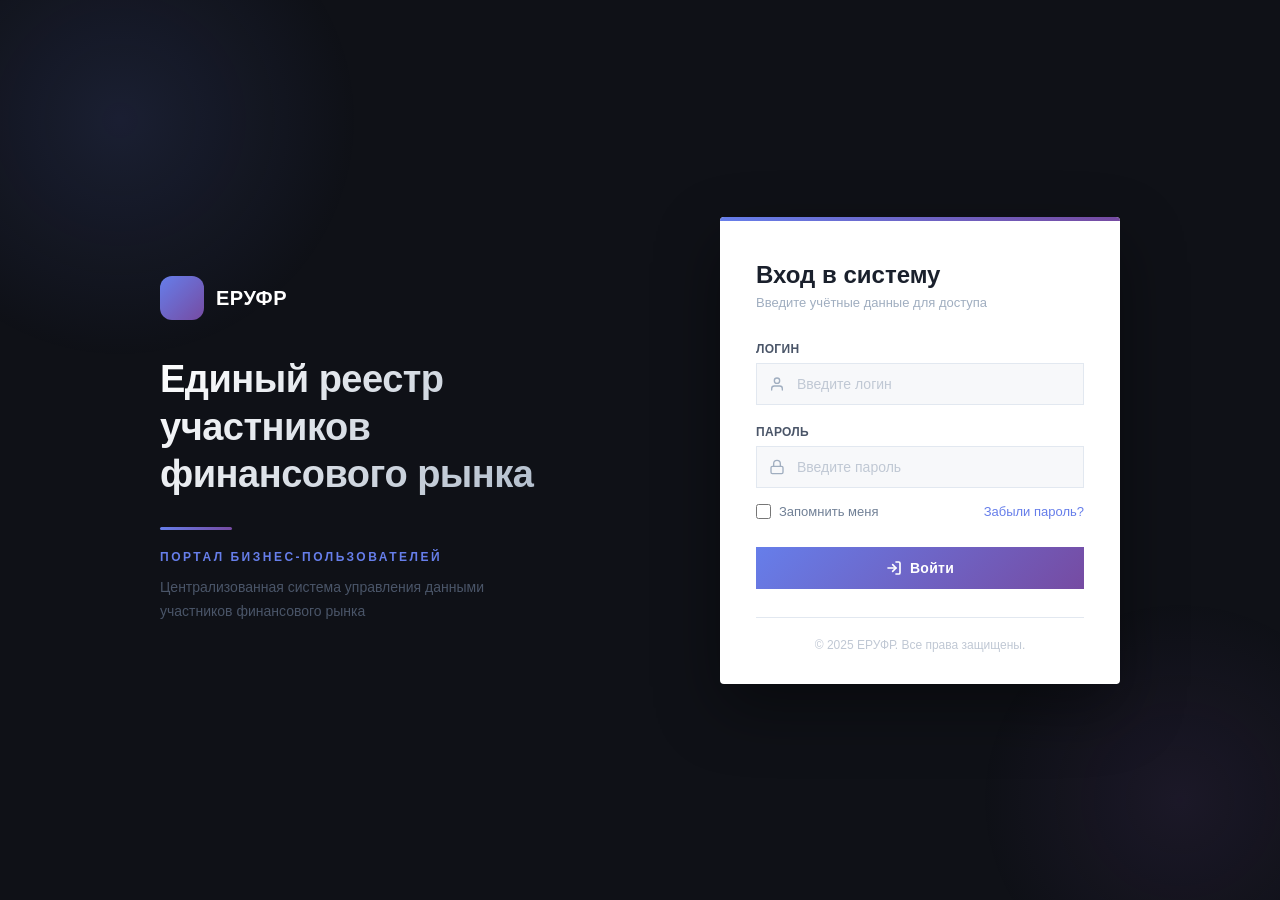
<file: docker/simple-page/html/index.html>
<!DOCTYPE html>
<html lang="ru">
<head>
    <meta charset="UTF-8">
    <meta name="viewport" content="width=device-width, initial-scale=1.0">
    <title>Вход — ЕРУФР</title>
    <link rel="stylesheet" href="index.css">
</head>
<body>

<div class="page-wrapper">

    <!-- Левая часть -->
    <div class="left-side">
        <div class="brand">
            <div class="logo-box"></div>
            <span class="logo-text">ЕРУФР</span>
        </div>
        <div class="org-name">Единый реестр<br>участников<br>финансового рынка</div>
        <div class="divider"></div>
        <div class="portal-name">Портал бизнес-пользователей</div>
        <div class="portal-desc">Централизованная система управления данными участников финансового рынка</div>
    </div>

    <!-- Правая часть — карточка входа -->
    <div class="right-side">
        <div class="login-card">

            <div class="login-card-accent"></div>

            <div class="login-card-body">
                <div class="login-title">Вход в систему</div>
                <div class="login-subtitle">Введите учётные данные для доступа</div>

                <form onsubmit="handleLogin(event)">

                    <div class="form-group">
                        <label for="login">Логин</label>
                        <div class="input-wrap">
                            <svg class="input-icon" width="16" height="16" viewBox="0 0 24 24" fill="none" stroke="currentColor" stroke-width="2" stroke-linecap="round" stroke-linejoin="round">
                                <path d="M20 21v-2a4 4 0 0 0-4-4H8a4 4 0 0 0-4 4v2"/>
                                <circle cx="12" cy="7" r="4"/>
                            </svg>
                            <input type="text" id="login" placeholder="Введите логин" autocomplete="username"/>
                        </div>
                    </div>

                    <div class="form-group">
                        <label for="password">Пароль</label>
                        <div class="input-wrap">
                            <svg class="input-icon" width="16" height="16" viewBox="0 0 24 24" fill="none" stroke="currentColor" stroke-width="2" stroke-linecap="round" stroke-linejoin="round">
                                <rect x="3" y="11" width="18" height="11" rx="2" ry="2"/>
                                <path d="M7 11V7a5 5 0 0 1 10 0v4"/>
                            </svg>
                            <input type="password" id="password" placeholder="Введите пароль" autocomplete="current-password"/>
                        </div>
                    </div>

                    <div class="form-bottom-row">
                        <label class="remember-label">
                            <input type="checkbox" class="remember-check"/>
                            <span>Запомнить меня</span>
                        </label>
                        <a href="#" class="forgot-link">Забыли пароль?</a>
                    </div>

                    <button type="submit" class="btn-login">
                        <svg width="16" height="16" viewBox="0 0 24 24" fill="none" stroke="currentColor" stroke-width="2.5" stroke-linecap="round" stroke-linejoin="round">
                            <path d="M15 3h4a2 2 0 0 1 2 2v14a2 2 0 0 1-2 2h-4"/>
                            <polyline points="10 17 15 12 10 7"/>
                            <line x1="15" y1="12" x2="3" y2="12"/>
                        </svg>
                        Войти
                    </button>

                </form>

                <div class="login-footer">
                    © 2025 ЕРУФР. Все права защищены.
                </div>
            </div>

        </div>
    </div>

</div>

<script src="index.js"></script>
</body>
</html>
</file>
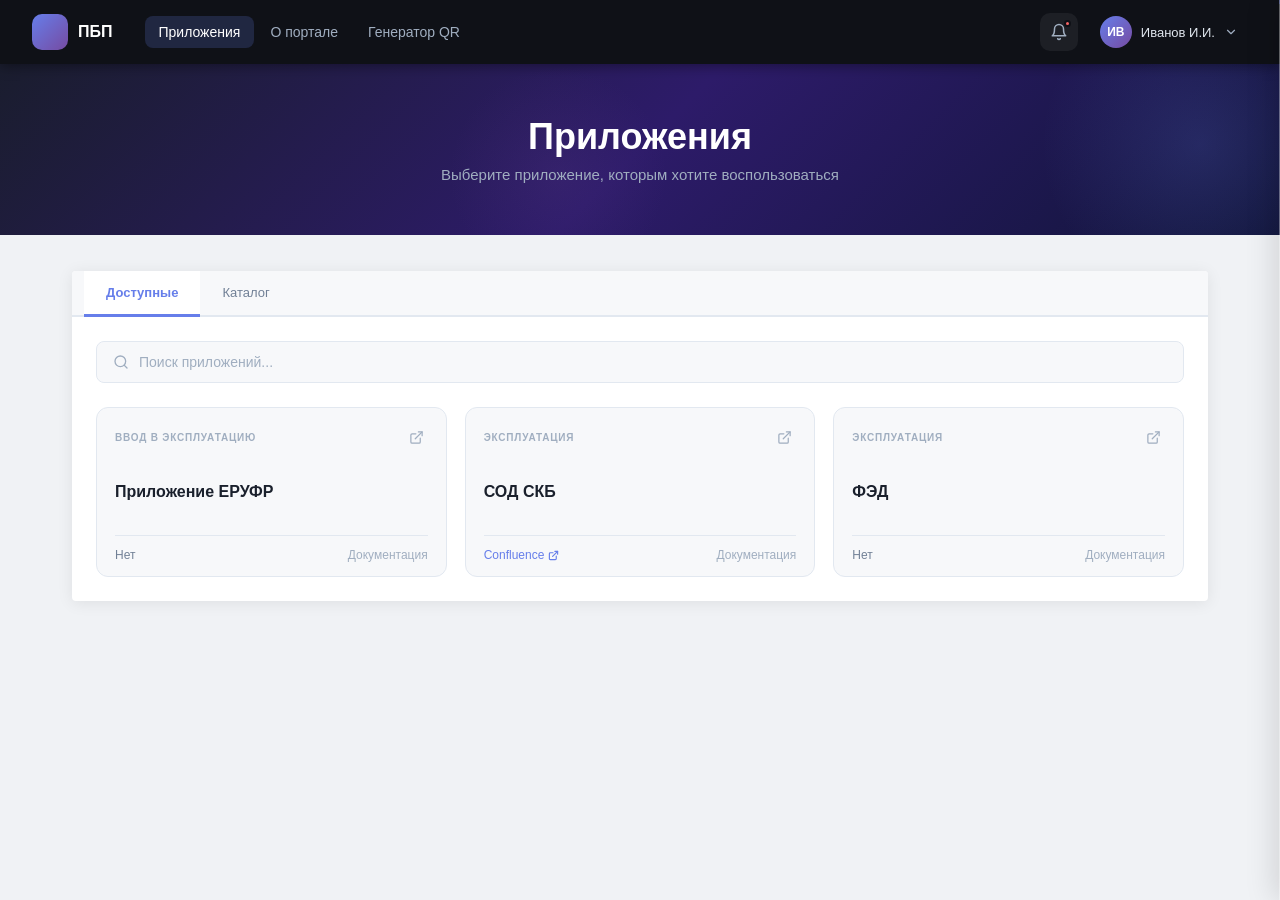
<file: docker/simple-page/html/main.html>
<!DOCTYPE html>
<html lang="ru">
<head>
    <meta charset="UTF-8">
    <meta name="viewport" content="width=device-width, initial-scale=1.0">
    <title>Портал бизнес-пользователей</title>
    <link rel="stylesheet" href="main.css">
</head>
<body>

<!-- ══════════════════════════════
     ШАПКА
══════════════════════════════ -->
<header>
    <div class="header-left">
        <!-- Лого -->
        <a href="#" class="header-logo">
            <div class="logo-box"></div>
            <span class="logo-text">ПБП</span>
        </a>

        <!-- Навигация -->
        <nav>
            <a href="#" class="active">Приложения</a>
            <a href="#">О портале</a>
            <a href="#">Генератор QR</a>
        </nav>
    </div>

    <div class="header-right">
        <!-- Колокольчик -->
        <button class="bell-btn" title="Уведомления">
            <svg width="18" height="18" viewBox="0 0 24 24" fill="none" stroke="currentColor" stroke-width="2" stroke-linecap="round" stroke-linejoin="round">
                <path d="M18 8A6 6 0 0 0 6 8c0 7-3 9-3 9h18s-3-2-3-9"/>
                <path d="M13.73 21a2 2 0 0 1-3.46 0"/>
            </svg>
            <span class="bell-badge"></span>
        </button>

        <!-- Пользователь -->
        <div class="user-info">
            <div class="user-avatar">ИВ</div>
            <span class="user-name">Иванов И.И.</span>
            <svg width="14" height="14" viewBox="0 0 24 24" fill="none" stroke="#a0aec0" stroke-width="2" stroke-linecap="round" stroke-linejoin="round">
                <polyline points="6 9 12 15 18 9"/>
            </svg>
        </div>
    </div>
</header>

<!-- ══════════════════════════════
     HERO БЛОК
══════════════════════════════ -->
<div class="hero-block">
    <div class="hero-title" align="center">Приложения</div>
    <div class="hero-subtitle"  align="center">Выберите приложение, которым хотите воспользоваться</div>
</div>

<!-- ══════════════════════════════
     ОСНОВНОЙ КОНТЕНТ
══════════════════════════════ -->
<main>
    <div class="tabs-wrapper">

        <!-- Заголовки вкладок -->
        <div class="tabs-header">
            <button class="tab-btn active" onclick="switchTab('available', this)">Доступные</button>
            <button class="tab-btn" onclick="switchTab('catalog', this)">Каталог</button>
        </div>

        <!-- ══ Вкладка: Доступные ══ -->
        <div class="tab-content active" id="tab-available">

            <!-- Поиск -->
            <div class="search-bar">
                <svg width="16" height="16" viewBox="0 0 24 24" fill="none" stroke="#a0aec0" stroke-width="2" stroke-linecap="round" stroke-linejoin="round">
                    <circle cx="11" cy="11" r="8"/><line x1="21" y1="21" x2="16.65" y2="16.65"/>
                </svg>
                <input type="text" placeholder="Поиск приложений...">
            </div>

            <!-- Карточки -->
            <div class="cards-grid">

                <!-- Карточка 1 -->
                <div class="app-card">
                    <div class="card-top">
                        <span class="card-stage">Ввод в эксплуатацию</span>
                        <button class="card-link-btn" title="Подробнее" onclick="openPanel('Приложение ЕРУФР', 'Ввод в эксплуатацию')">
                            <svg width="15" height="15" viewBox="0 0 24 24" fill="none" stroke="currentColor" stroke-width="2" stroke-linecap="round" stroke-linejoin="round">
                                <path d="M18 13v6a2 2 0 0 1-2 2H5a2 2 0 0 1-2-2V8a2 2 0 0 1 2-2h6"/>
                                <polyline points="15 3 21 3 21 9"/>
                                <line x1="10" y1="14" x2="21" y2="3"/>
                            </svg>
                        </button>
                    </div>
                    <div class="card-middle">
                        <div class="card-title">Приложение ЕРУФР</div>
                    </div>
                    <div class="card-bottom">
                        <div class="card-bottom-left">
                            <span class="card-bottom-label">Нет</span>
                        </div>
                        <span class="card-doc-label">Документация</span>
                    </div>
                </div>

                <!-- Карточка 2 -->
                <div class="app-card">
                    <div class="card-top">
                        <span class="card-stage">Эксплуатация</span>
                        <button class="card-link-btn" title="Подробнее" onclick="openPanel('СОД СКБ', 'Эксплуатация')">
                            <svg width="15" height="15" viewBox="0 0 24 24" fill="none" stroke="currentColor" stroke-width="2" stroke-linecap="round" stroke-linejoin="round">
                                <path d="M18 13v6a2 2 0 0 1-2 2H5a2 2 0 0 1-2-2V8a2 2 0 0 1 2-2h6"/>
                                <polyline points="15 3 21 3 21 9"/>
                                <line x1="10" y1="14" x2="21" y2="3"/>
                            </svg>
                        </button>
                    </div>
                    <div class="card-middle">
                        <div class="card-title">СОД СКБ</div>
                    </div>
                    <div class="card-bottom">
                        <div class="card-bottom-left">
                            <a href="https://confluence.example.com" target="_blank" class="card-confluence-link">
                                Confluence
                                <svg width="11" height="11" viewBox="0 0 24 24" fill="none" stroke="currentColor" stroke-width="2.5" stroke-linecap="round" stroke-linejoin="round">
                                    <path d="M18 13v6a2 2 0 0 1-2 2H5a2 2 0 0 1-2-2V8a2 2 0 0 1 2-2h6"/>
                                    <polyline points="15 3 21 3 21 9"/>
                                    <line x1="10" y1="14" x2="21" y2="3"/>
                                </svg>
                            </a>
                        </div>
                        <span class="card-doc-label">Документация</span>
                    </div>
                </div>

                <!-- Карточка 3 -->
                <div class="app-card">
                    <div class="card-top">
                        <span class="card-stage">Эксплуатация</span>
                        <button class="card-link-btn" title="Подробнее" onclick="openPanel('ФЭД', 'Эксплуатация')">
                            <svg width="15" height="15" viewBox="0 0 24 24" fill="none" stroke="currentColor" stroke-width="2" stroke-linecap="round" stroke-linejoin="round">
                                <path d="M18 13v6a2 2 0 0 1-2 2H5a2 2 0 0 1-2-2V8a2 2 0 0 1 2-2h6"/>
                                <polyline points="15 3 21 3 21 9"/>
                                <line x1="10" y1="14" x2="21" y2="3"/>
                            </svg>
                        </button>
                    </div>
                    <div class="card-middle">
                        <div class="card-title">ФЭД</div>
                    </div>
                    <div class="card-bottom">
                        <div class="card-bottom-left">
                            <span class="card-bottom-label">Нет</span>
                        </div>
                        <span class="card-doc-label">Документация</span>
                    </div>
                </div>

            </div>
        </div>

        <!-- ══ Вкладка: Каталог ══ -->
        <div class="tab-content" id="tab-catalog">
            <div style="text-align:center; padding: 48px 0; color:#a0aec0; font-size:14px;">
                Каталог приложений пуст
            </div>
        </div>

    </div>
</main>

<!-- ══════════════════════════════
     ОВЕРЛЕЙ
══════════════════════════════ -->
<div class="overlay" id="overlay" onclick="closePanel()"></div>

<!-- ══════════════════════════════
     БОКОВАЯ ПАНЕЛЬ
══════════════════════════════ -->
<div class="side-panel" id="sidePanel">

    <!-- Акцент полоска -->
    <div class="panel-accent"></div>

    <!-- Шапка панели -->
    <div class="panel-header">
        <div class="panel-header-row">
            <div class="panel-title" id="panelTitle">Приложение ЕРУФР</div>
            <button class="panel-close" onclick="closePanel()">
                <svg width="14" height="14" viewBox="0 0 24 24" fill="none" stroke="currentColor" stroke-width="2.5" stroke-linecap="round" stroke-linejoin="round">
                    <line x1="18" y1="6" x2="6" y2="18"/>
                    <line x1="6" y1="6" x2="18" y2="18"/>
                </svg>
            </button>
        </div>

        <!-- Вкладки панели -->
        <div class="panel-tabs">
            <button class="panel-tab-btn active" onclick="switchPanelTab('about', this)">О приложении</button>
            <button class="panel-tab-btn" onclick="switchPanelTab('releases', this)">Релизы</button>
            <button class="panel-tab-btn" onclick="switchPanelTab('request', this)">Заявка на подключение</button>
        </div>
    </div>

    <!-- Тело панели -->
    <div class="panel-body">

        <!-- ── Вкладка: О приложении ── -->
        <div class="panel-tab-content active" id="panel-about">

            <!-- Бейджик статуса -->
            <div class="status-badge" id="panelBadge">
                <span class="status-dot"></span>
                <span id="panelStage">Ввод в эксплуатацию</span>
            </div>

            <!-- Описание -->
            <div class="desc-section">
                <div class="desc-label">Описание</div>
                <div class="desc-text">Не указано</div>
            </div>

        </div>

        <!-- ── Вкладка: Релизы ── -->
        <div class="panel-tab-content" id="panel-releases">

            <div class="releases-title">Релизы</div>

            <div class="release-list">

                <!-- Версия 1 -->
                <div class="release-item">
                    <div class="release-icon">
                        <svg width="16" height="16" viewBox="0 0 24 24" fill="none" stroke="currentColor" stroke-width="2" stroke-linecap="round" stroke-linejoin="round">
                            <polyline points="16 18 22 12 16 6"/>
                            <polyline points="8 6 2 12 8 18"/>
                        </svg>
                    </div>
                    <div class="release-info">
                        <div class="release-version">1.0.0</div>
                        <div class="release-date">Первоначальный релиз</div>
                    </div>
                </div>

                <!-- Версия 2 -->
                <div class="release-item">
                    <div class="release-icon">
                        <svg width="16" height="16" viewBox="0 0 24 24" fill="none" stroke="currentColor" stroke-width="2" stroke-linecap="round" stroke-linejoin="round">
                            <polyline points="16 18 22 12 16 6"/>
                            <polyline points="8 6 2 12 8 18"/>
                        </svg>
                    </div>
                    <div class="release-info">
                        <div class="release-version">1.1.0</div>
                        <div class="release-date">Обновление функциональности</div>
                    </div>
                </div>

            </div>
        </div>

        <!-- ── Вкладка: Заявка на подключение ── -->
        <div class="panel-tab-content" id="panel-request">
            <div class="request-content">
                <svg width="48" height="48" viewBox="0 0 24 24" fill="none" stroke="currentColor" stroke-width="1.5" stroke-linecap="round" stroke-linejoin="round">
                    <path d="M14 2H6a2 2 0 0 0-2 2v16a2 2 0 0 0 2 2h12a2 2 0 0 0 2-2V8z"/>
                    <polyline points="14 2 14 8 20 8"/>
                    <line x1="12" y1="18" x2="12" y2="12"/>
                    <line x1="9" y1="15" x2="15" y2="15"/>
                </svg>
                <div class="request-text">Форма заявки на подключение</div>
                <div class="request-hint">Раздел в разработке</div>
            </div>
        </div>

    </div>

    <!-- Подвал панели — только для вкладки "О приложении" -->
    <div class="panel-footer visible" id="panelFooter">
        <button class="btn-open-app" onclick="launchApp()">
            <svg width="14" height="14" viewBox="0 0 24 24" fill="none" stroke="currentColor" stroke-width="2.5" stroke-linecap="round" stroke-linejoin="round">
                <path d="M18 13v6a2 2 0 0 1-2 2H5a2 2 0 0 1-2-2V8a2 2 0 0 1 2-2h6"/>
                <polyline points="15 3 21 3 21 9"/>
                <line x1="10" y1="14" x2="21" y2="3"/>
            </svg>
            Открыть приложение
        </button>
    </div>

</div>

<script>
    // ── Переключение главных вкладок ──
    function switchTab(tabName, btn) {
        document.querySelectorAll('.tab-content').forEach(t => t.classList.remove('active'));
        document.querySelectorAll('.tab-btn').forEach(b => b.classList.remove('active'));
        document.getElementById('tab-' + tabName).classList.add('active');
        btn.classList.add('active');
    }

    // ── Переключение вкладок панели ──
    function switchPanelTab(tabName, btn) {
        document.querySelectorAll('.panel-tab-content').forEach(t => t.classList.remove('active'));
        document.querySelectorAll('.panel-tab-btn').forEach(b => b.classList.remove('active'));
        document.getElementById('panel-' + tabName).classList.add('active');
        btn.classList.add('active');

        // Показываем кнопку "Открыть" только на вкладке "О приложении"
        const footer = document.getElementById('panelFooter');
        if (tabName === 'about') {
            footer.classList.add('visible');
        } else {
            footer.classList.remove('visible');
        }
    }

    // ── Текущее приложение ──
    let currentApp = null;

    // ── Открыть панель ──
    function openPanel(title, stage) {
        currentApp = title;

        document.getElementById('panelTitle').textContent = title;
        document.getElementById('panelStage').textContent = stage;

        // Сбрасываем на первую вкладку
        switchPanelTab('about', document.querySelectorAll('.panel-tab-btn')[0]);

        document.getElementById('overlay').classList.add('open');
        document.getElementById('sidePanel').classList.add('open');
        document.body.style.overflow = 'hidden';
    }

    // ── Закрыть панель ──
    function closePanel() {
        document.getElementById('overlay').classList.remove('open');
        document.getElementById('sidePanel').classList.remove('open');
        document.body.style.overflow = '';
    }

    // ── Закрытие по Escape ──
    document.addEventListener('keydown', function(e) {
        if (e.key === 'Escape') closePanel();
    });

    // ── Открыть приложение ──
    function launchApp() {
        if (currentApp) {
           window.location.href = "http://localhost:8080/search.html";
        }
    }
</script>
</body>
</html>
</file>
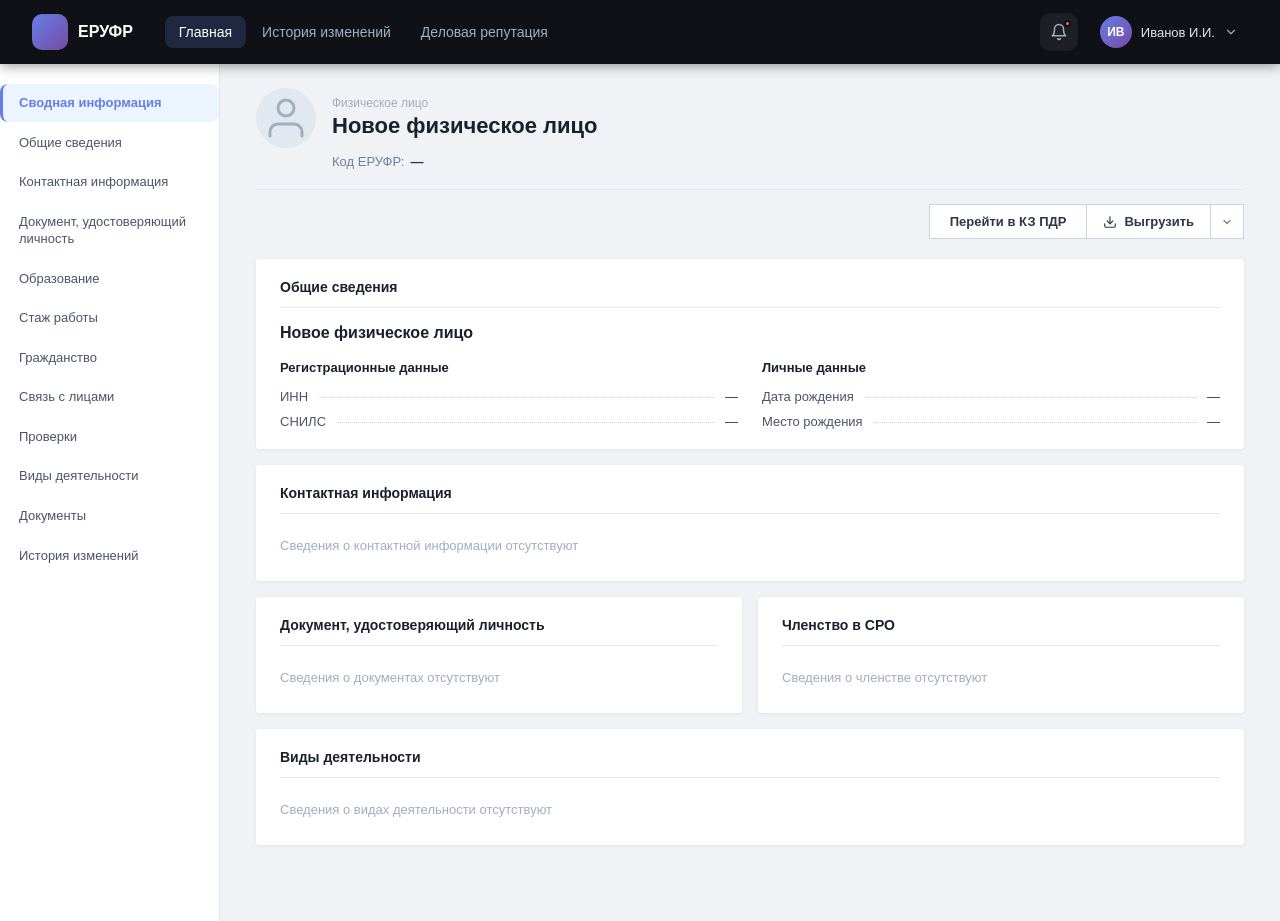
<file: docker/simple-page/html/person.html>
<!DOCTYPE html>
<html lang="ru">
<head>
    <meta charset="UTF-8">
    <meta name="viewport" content="width=device-width, initial-scale=1.0">
    <title>Иванов Иван Платонович — Физическое лицо</title>
    <link rel="stylesheet" href="person.css">
    <link rel="stylesheet" href="search.css">

</head>
<body>
<script>
    /* Читаем данные сохранённого ФЛ из sessionStorage */
    (function() {
        const get = key => sessionStorage.getItem(key) || '—';
        window._fl = {
            erufr    : get('fl_erufr'),
            surname  : get('fl_surname'),
            name     : get('fl_name'),
            midname  : get('fl_midname'),
            gender   : get('fl_gender'),
            dob      : get('fl_dob'),
            place    : get('fl_place'),
            inn      : get('fl_inn'),
            snils    : get('fl_snils'),
            createdAt: get('fl_createdAt'),
        };
        /* Полное ФИО — пропускаем пустые и '—' */
        window._fl.fullName = [_fl.surname, _fl.name, _fl.midname]
            .filter(v => v && v !== '—').join(' ') || 'Новое физическое лицо';
    })();
</script>

<!-- ══════════════════════════════
     ШАПКА
══════════════════════════════ -->
<header>
    <div class="header-left">
        <a href="search.html" class="header-logo" id="search-form">
            <div class="logo-box"></div>
            <span class="logo-text">ЕРУФР</span>
        </a>
        <nav>
            <a href="main.html" class="active">Главная</a>
            <a href="#">История изменений</a>
            <a href="#">Деловая репутация</a>
        </nav>
    </div>
    <div class="header-right">
        <button class="bell-btn" title="Уведомления">
            <svg width="18" height="18" viewBox="0 0 24 24" fill="none" stroke="currentColor" stroke-width="2" stroke-linecap="round" stroke-linejoin="round">
                <path d="M18 8A6 6 0 0 0 6 8c0 7-3 9-3 9h18s-3-2-3-9"/>
                <path d="M13.73 21a2 2 0 0 1-3.46 0"/>
            </svg>
            <span class="bell-badge"></span>
        </button>
        <div class="user-info">
            <div class="user-avatar">ИВ</div>
            <span class="user-name">Иванов И.И.</span>
            <svg width="14" height="14" viewBox="0 0 24 24" fill="none" stroke="#a0aec0" stroke-width="2" stroke-linecap="round" stroke-linejoin="round">
                <polyline points="6 9 12 15 18 9"/>
            </svg>
        </div>
    </div>
</header>

<!-- ══════════════════════════════
     ОСНОВНОЙ КОНТЕНТ
══════════════════════════════ -->
<div class="person-layout" style="min-height: calc(100vh - 64px);">

    <!-- ══ Левая колонка (2/12) — боковое меню ══ -->
    <aside class="person-sidebar">
        <nav class="person-nav">
            <a href="#" class="person-nav-item active">Сводная информация</a>
            <a href="#" class="person-nav-item">Общие сведения</a>
            <a href="#" class="person-nav-item">Контактная информация</a>
            <a href="#" class="person-nav-item">Документ, удостоверяющий личность</a>
            <a href="#" class="person-nav-item">Образование</a>
            <a href="#" class="person-nav-item">Стаж работы</a>
            <a href="#" class="person-nav-item">Гражданство</a>
            <a href="#" class="person-nav-item">Связь с лицами</a>
            <a href="#" class="person-nav-item">Проверки</a>
            <a href="#" class="person-nav-item">Виды деятельности</a>
            <a href="#" class="person-nav-item">Документы</a>
            <a href="#" class="person-nav-item">История изменений</a>
        </nav>
    </aside>

    <!-- ══ Правая колонка (10/12) — контент ══ -->
    <main class="person-main">

        <!-- ── Профильная шапка на сером фоне ── -->
        <div class="person-profile-header">

            <!-- Аватар + имя -->
            <div class="person-profile-top">
                <div class="person-profile-left">
                    <div class="person-avatar-wrap">
                        <svg width="48" height="48" viewBox="0 0 24 24" fill="none" stroke="#a0aec0" stroke-width="1.5" stroke-linecap="round" stroke-linejoin="round">
                            <path d="M20 21v-2a4 4 0 0 0-4-4H8a4 4 0 0 0-4 4v2"/>
                            <circle cx="12" cy="7" r="4"/>
                        </svg>
                    </div>
                    <div class="person-profile-info">
                        <div class="person-type-label">Физическое лицо</div>
                        <div class="person-full-name" id="profileFullName">Иванов Иван Платонович</div>
                    </div>
                </div>
            </div>

            <!-- Код ЕРУФР -->
            <div class="person-code-row">
                <span class="person-code-label">Код ЕРУФР:</span>
                <span class="person-code-value" id="profileErufr">—</span>
            </div>

        </div><!-- /person-profile-header -->

        <!-- Разделитель -->
        <div class="person-header-divider"></div>

        <!-- Кнопки — ПОСЛЕ разделительной линии -->
        <div class="person-profile-actions">
            <button class="btn-person-action">Перейти в КЗ ПДР</button>
            <div class="btn-person-download-wrap">
                <button class="btn-person-download">
                    <svg width="14" height="14" viewBox="0 0 24 24" fill="none" stroke="currentColor" stroke-width="2" stroke-linecap="round" stroke-linejoin="round">
                        <path d="M21 15v4a2 2 0 0 1-2 2H5a2 2 0 0 1-2-2v-4"/>
                        <polyline points="7 10 12 15 17 10"/>
                        <line x1="12" y1="15" x2="12" y2="3"/>
                    </svg>
                    Выгрузить
                </button>
                <button class="btn-person-download-arrow" title="Выбор формата">
                    <svg width="12" height="12" viewBox="0 0 24 24" fill="none" stroke="currentColor" stroke-width="2.5" stroke-linecap="round" stroke-linejoin="round">
                        <polyline points="6 9 12 15 18 9"/>
                    </svg>
                </button>
            </div>
        </div>

        <!-- ── Блок: Общие сведения ── -->
        <div class="person-card">
            <div class="person-card-title">Общие сведения</div>
            <div class="person-card-divider"></div>

            <!-- ФИО полностью -->
            <div class="person-fio-row" id="fioRow">Иванов Иван Платонович</div>

            <!-- Две колонки: Регистрационные + Личные -->
            <div class="person-card-cols">

                <!-- Левая: Регистрационные данные -->
                <div class="person-card-col">
                    <div class="person-col-title">Регистрационные данные</div>
                    <div class="person-field-row">
                        <span class="person-field-label">ИНН</span>
                        <span class="person-field-dots"></span>
                        <span class="person-field-value" id="valInn">—</span>
                    </div>
                    <div class="person-field-row">
                        <span class="person-field-label">СНИЛС</span>
                        <span class="person-field-dots"></span>
                        <span class="person-field-value" id="valSnils">—</span>
                    </div>
                </div>

                <!-- Правая: Личные данные -->
                <div class="person-card-col">
                    <div class="person-col-title">Личные данные</div>
                    <div class="person-field-row">
                        <span class="person-field-label">Дата рождения</span>
                        <span class="person-field-dots"></span>
                        <span class="person-field-value" id="valDob">—</span>
                    </div>
                    <div class="person-field-row">
                        <span class="person-field-label">Место рождения</span>
                        <span class="person-field-dots"></span>
                        <span class="person-field-value" id="valPlace">—</span>
                    </div>
                </div>

            </div>
        </div>

        <!-- ── Блок: Контактная информация ── -->
        <div class="person-card">
            <div class="person-card-title">Контактная информация</div>
            <div class="person-card-divider"></div>
            <div class="person-empty-msg">Сведения о контактной информации отсутствуют</div>
        </div>

        <!-- ── Два блока в строку: Документ + Членство ── -->
        <div class="person-card-row-2">

            <div class="person-card">
                <div class="person-card-title">Документ, удостоверяющий личность</div>
                <div class="person-card-divider"></div>
                <div class="person-empty-msg">Сведения о документах отсутствуют</div>
            </div>

            <div class="person-card">
                <div class="person-card-title">Членство в СРО</div>
                <div class="person-card-divider"></div>
                <div class="person-empty-msg">Сведения о членстве отсутствуют</div>
            </div>

        </div>

        <!-- ── Блок: Виды деятельности ── -->
        <div class="person-card">
            <div class="person-card-title">Виды деятельности</div>
            <div class="person-card-divider"></div>
            <div class="person-empty-msg">Сведения о видах деятельности отсутствуют</div>
        </div>

    </main>
</div>

<script>
    /* Подставляем данные из sessionStorage в DOM */
    document.getElementById('profileFullName').textContent = _fl.fullName;
    document.getElementById('profileErufr').textContent    = _fl.erufr;
    document.getElementById('fioRow').textContent          = _fl.fullName;
    document.getElementById('valInn').textContent          = _fl.inn;
    document.getElementById('valSnils').textContent        = _fl.snils;
    document.getElementById('valDob').textContent          = _fl.dob;
    document.getElementById('valPlace').textContent        = _fl.place;
    document.title = 'Профиль: ' + _fl.fullName;
</script>
</body>
</html>
</file>
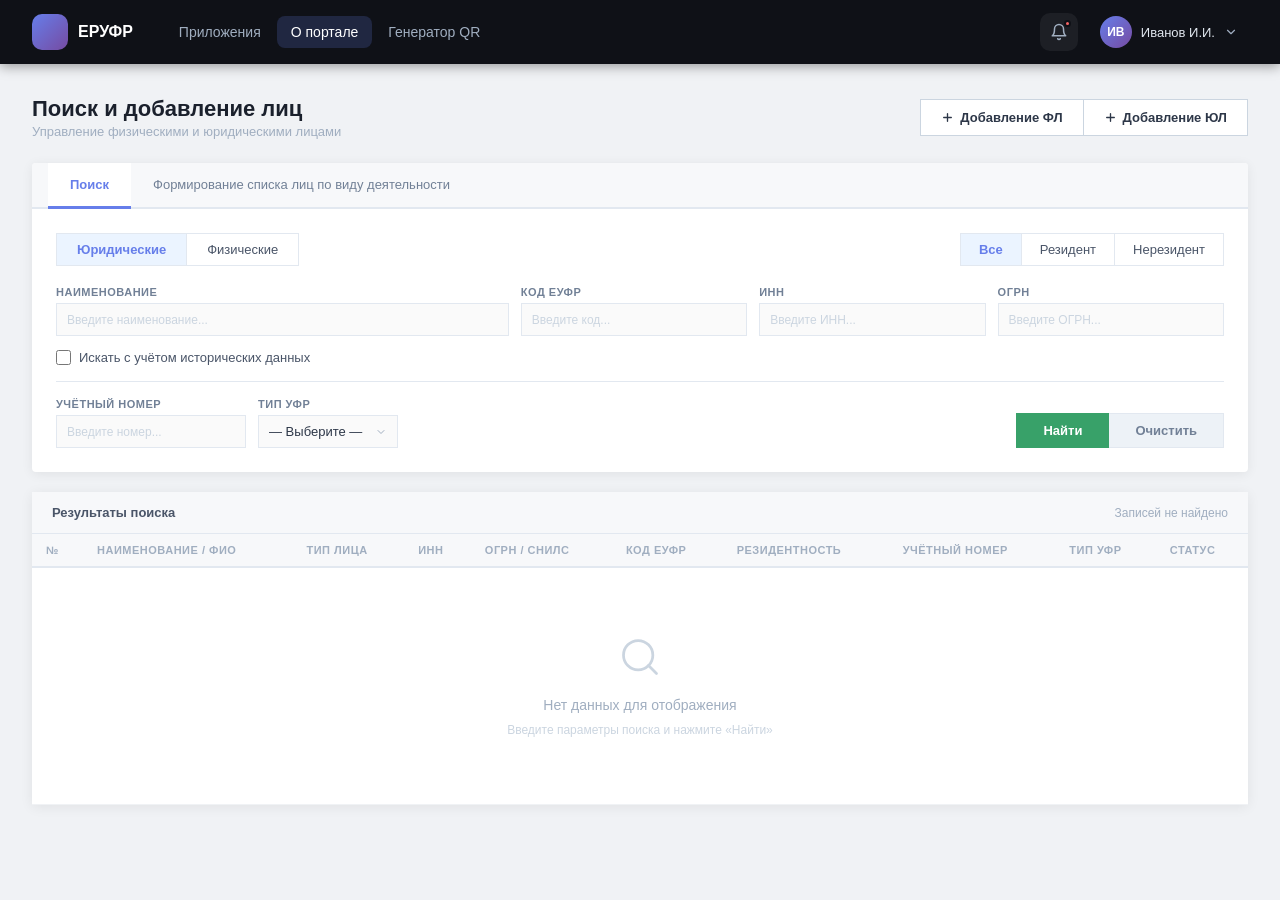
<file: docker/simple-page/html/search.html>
<!DOCTYPE html>
<html lang="ru">
<head>
  <meta charset="UTF-8">
  <meta name="viewport" content="width=device-width, initial-scale=1.0">
  <title>Поиск и добавление лиц</title>
  <link rel="stylesheet" href="search.css">
</head>
<body>

<!-- ══════════════════════════════
     ШАПКА
══════════════════════════════ -->
<header>
  <div class="header-left">
    <a href="main.html" class="header-logo">
      <div class="logo-box"></div>
      <span class="logo-text">ЕРУФР</span>
    </a>
    <nav>
      <a href="main.html">Приложения</a>
      <a href="#" class="active">О портале</a>
      <a href="#">Генератор QR</a>
    </nav>
  </div>
  <div class="header-right">
    <button class="bell-btn" title="Уведомления">
      <svg width="18" height="18" viewBox="0 0 24 24" fill="none" stroke="currentColor" stroke-width="2" stroke-linecap="round" stroke-linejoin="round">
        <path d="M18 8A6 6 0 0 0 6 8c0 7-3 9-3 9h18s-3-2-3-9"/>
        <path d="M13.73 21a2 2 0 0 1-3.46 0"/>
      </svg>
      <span class="bell-badge"></span>
    </button>
    <div class="user-info">
      <div class="user-avatar">ИВ</div>
      <span class="user-name">Иванов И.И.</span>
      <svg width="14" height="14" viewBox="0 0 24 24" fill="none" stroke="#a0aec0" stroke-width="2" stroke-linecap="round" stroke-linejoin="round">
        <polyline points="6 9 12 15 18 9"/>
      </svg>
    </div>
  </div>
</header>

<!-- ══════════════════════════════
     ОСНОВНОЙ КОНТЕНТ
══════════════════════════════ -->
<main>

  <!-- Верхняя панель -->
  <div class="top-bar">
    <div class="top-bar-left">
      <div class="page-title">Поиск и добавление лиц</div>
      <div class="page-subtitle">Управление физическими и юридическими лицами</div>
    </div>
    <div class="top-bar-right">
      <button class="btn-top" onclick="openModalFL()" id="addFL">
        <svg width="13" height="13" viewBox="0 0 24 24" fill="none" stroke="currentColor" stroke-width="2.5" stroke-linecap="round" stroke-linejoin="round">
          <line x1="12" y1="5" x2="12" y2="19"/>
          <line x1="5" y1="12" x2="19" y2="12"/>
        </svg>
        Добавление ФЛ
      </button>
      <button class="btn-top" onclick="alert('Добавление ЮЛ')">
        <svg width="13" height="13" viewBox="0 0 24 24" fill="none" stroke="currentColor" stroke-width="2.5" stroke-linecap="round" stroke-linejoin="round">
          <line x1="12" y1="5" x2="12" y2="19"/>
          <line x1="5" y1="12" x2="19" y2="12"/>
        </svg>
        Добавление ЮЛ
      </button>
    </div>
  </div>

  <!-- Вкладки -->
  <div class="tabs-wrapper">
    <div class="tabs-header">
      <button class="tab-btn active" onclick="switchTab('search', this)">Поиск</button>
      <button class="tab-btn" onclick="switchTab('list', this)">Формирование списка лиц по виду деятельности</button>
    </div>

    <!-- ══ Вкладка: Поиск ══ -->
    <div class="tab-content active" id="tab-search">

      <div class="radio-full-row">
        <div class="radio-type-group">
          <label>
            <input type="radio" name="person-type" value="ul" checked onchange="switchPersonType('ul')">
            Юридические
          </label>
          <label>
            <input type="radio" name="person-type" value="fl" onchange="switchPersonType('fl')">
            Физические
          </label>
        </div>
        <div class="radio-residency-group" id="residency-block">
          <label><input type="radio" name="residency" value="all" checked> Все</label>
          <label><input type="radio" name="residency" value="resident"> Резидент</label>
          <label><input type="radio" name="residency" value="nonresident"> Нерезидент</label>
        </div>
      </div>

      <!-- ФОРМА ЮЛ -->
      <div class="form-block active" id="form-ul">
        <div class="form-row form-row-4">
          <div class="form-group">
            <label>Наименование</label>
            <input class="form-input" type="text" placeholder="Введите наименование...">
          </div>
          <div class="form-group">
            <label>Код ЕУФР</label>
            <input class="form-input" type="text" placeholder="Введите код...">
          </div>
          <div class="form-group">
            <label>ИНН</label>
            <input class="form-input" type="text" placeholder="Введите ИНН...">
          </div>
          <div class="form-group">
            <label>ОГРН</label>
            <input class="form-input" type="text" placeholder="Введите ОГРН...">
          </div>
        </div>
        <div class="checkbox-row">
          <input type="checkbox" id="history-ul">
          <label for="history-ul">Искать с учётом исторических данных</label>
        </div>
        <div class="form-divider"></div>
        <div class="form-bottom-row">
          <div class="form-bottom-inputs">
            <div class="form-group">
              <label>Учётный номер</label>
              <input class="form-input" type="text" placeholder="Введите номер..." style="max-width:220px;">
            </div>
            <div class="form-group">
              <label>Тип УФР</label>
              <select class="form-select" style="max-width:220px;">
                <option value="">— Выберите —</option>
                <option>Тип 1</option>
                <option>Тип 2</option>
                <option>Тип 3</option>
              </select>
            </div>
          </div>
          <div class="form-bottom-actions">
            <button class="btn-action btn-find" onclick="handleSearch()">Найти</button>
            <button class="btn-action btn-clear" onclick="handleClear()">Очистить</button>
          </div>
        </div>
      </div>

      <!-- ФОРМА ФЛ -->
      <div class="form-block" id="form-fl">
        <div class="form-row form-row-6">
          <div class="form-group">
            <label>Фамилия / Surname</label>
            <input class="form-input" type="text" id="search_surname" placeholder="Фамилия...">
          </div>
          <div class="form-group">
            <label>Имя / First Name</label>
            <input class="form-input" type="text" id="search_first_name" placeholder="Имя...">
          </div>
          <div class="form-group">
            <label>Отчество / Middle Name</label>
            <input class="form-input" id="search_middle" type="text" placeholder="Отчество...">
          </div>
          <div class="form-group">
            <label>Код ЕРУФР</label>
            <input class="form-input" type="text" placeholder="Р">
          </div>
          <div class="form-group">
            <label>ИНН</label>
            <input class="form-input" type="text" placeholder="____________">
          </div>
          <div class="form-group">
            <label>СНИЛС</label>
            <input class="form-input" type="text" placeholder="___-___-_____">
          </div>
        </div>
        <div class="form-row form-row-4e">
          <div class="form-group">
            <label>Документ, удостоверяющий личность</label>
            <input class="form-input" type="text" placeholder="Введите документ...">
          </div>
          <div class="form-group">
            <label>Серия и номер</label>
            <input class="form-input" type="text" placeholder="____ __________">
          </div>
          <div class="form-group">
            <label>Код налогоплательщика</label>
            <input class="form-input" type="text" placeholder="Введите код...">
          </div>
          <div class="form-group">
            <label>Страна</label>
            <select class="form-select">
              <option value="">— Выберите —</option>
              <option>Россия</option>
              <option>Беларусь</option>
              <option>Казахстан</option>
            </select>
          </div>
        </div>
        <div class="checkbox-row">
          <input type="checkbox" id="history-fl">
          <label for="history-fl">Искать с учётом исторических данных</label>
        </div>
        <div class="form-divider"></div>
        <div class="form-bottom-row">
          <div class="form-bottom-inputs">
            <div class="form-group">
              <label>Учётный номер</label>
              <input class="form-input" type="text" placeholder="Введите номер..." style="max-width:220px;">
            </div>
            <div class="form-group">
              <label>Тип УФР</label>
              <select class="form-select" style="max-width:220px;">
                <option value="">— Выберите —</option>
                <option>Тип 1</option>
                <option>Тип 2</option>
                <option>Тип 3</option>
              </select>
            </div>
          </div>
          <div class="form-bottom-actions">
            <button class="btn-action btn-find" onclick="handleSearch()" id="findFl">Найти</button>
            <button class="btn-action btn-clear" onclick="handleClear()">Очистить</button>
          </div>
        </div>
      </div>

    </div>

    <!-- ══ Вкладка: Формирование списка ══ -->
    <div class="tab-content" id="tab-list">
      <div style="text-align:center; padding:48px 0; color:#a0aec0; font-size:14px;">
        Раздел в разработке
      </div>
    </div>

  </div>

  <!-- ТАБЛИЦА РЕЗУЛЬТАТОВ -->
  <div class="results-block">
    <div class="results-header">
      <span class="results-title">Результаты поиска</span>
      <span class="results-count" id="resultsCount">Записей не найдено</span>
    </div>
    <table class="results-table">
      <thead>
      <tr>
        <th>№</th>
        <th>Наименование / ФИО</th>
        <th>Тип лица</th>
        <th>ИНН</th>
        <th>ОГРН / СНИЛС</th>
        <th>Код ЕУФР</th>
        <th>Резидентность</th>
        <th>Учётный номер</th>
        <th>Тип УФР</th>
        <th>Статус</th>
      </tr>
      </thead>
      <tbody id="resultsBody">
      <tr>
        <td colspan="10">
          <div class="table-empty">
            <svg width="44" height="44" viewBox="0 0 24 24" fill="none"
                 stroke="#cbd5e0" stroke-width="1.5"
                 stroke-linecap="round" stroke-linejoin="round"
                 style="margin-bottom:8px;">
              <circle cx="11" cy="11" r="8"/>
              <line x1="21" y1="21" x2="16.65" y2="16.65"/>
            </svg>
            <div class="table-empty-text">Нет данных для отображения</div>
            <div class="table-empty-hint">Введите параметры поиска и нажмите «Найти»</div>
          </div>
        </td>
      </tr>
      </tbody>
    </table>
  </div>

</main>

<!-- ══════════════════════════════════════════════════════
     МОДАЛЬНОЕ ОКНО — ДОБАВЛЕНИЕ ФИЗИЧЕСКОГО ЛИЦА
══════════════════════════════════════════════════════ -->
<div class="modal-overlay" id="modalOverlayFL" onclick="handleOverlayClickFL(event)">
  <div class="modal-fl">

    <!-- Шапка -->
    <div class="modal-fl-header">
      <span class="modal-fl-title">Добавление физического лица</span>
      <button class="modal-close" onclick="closeModalFL()">&#x2715;</button>
    </div>

    <!-- Тело -->
    <div class="modal-fl-body">

      <!-- ── Левая панель: вкладки ── -->
      <div class="modal-fl-sidebar">
        <button class="my-tab-btn active" id="my-tab-btn-1" onclick="switchMyTab(1)">
          <span class="tab-step-circle">1</span>
          <span class="tab-step-label">Проверка</span>
        </button>
        <button class="my-tab-btn" id="my-tab-btn-2" onclick="switchMyTab(2)">
          <span class="tab-step-circle">2</span>
          <span class="tab-step-label">Создание нового физического лица</span>
        </button>
      </div>

      <!-- ── Правая панель: контент ── -->
      <div class="modal-fl-content">

        <!-- ВКЛАДКА 1 — ПРОВЕРКА -->
        <div class="my-tab-content active" id="my-tab-content-1">
          <div class="modal-tab-heading">Проверка</div>
          <div class="modal-tab-desc">Введите данные для проверки наличия физического лица в системе</div>

          <div class="verify-block">
            <div class="modal-row-3">
              <div class="form-group">
                <label>Фамилия</label>
                <input class="form-input" id="verify-surname" type="text" placeholder="Введите фамилию...">
              </div>
              <div class="form-group">
                <label>Имя</label>
                <input class="form-input" id="verify-name" type="text" placeholder="Введите имя...">
              </div>
              <div class="form-group">
                <label>Отчество</label>
                <input class="form-input" id="verify-midname" type="text" placeholder="Введите отчество...">
              </div>
            </div>

            <div class="modal-row-2">
              <div class="form-group">
                <label>ИНН</label>
                <input class="form-input" id="verify-inn" type="text" placeholder="____________">
              </div>
              <div class="form-group">
                <label>СНИЛС</label>
                <input class="form-input" id="verify-snils" type="text" placeholder="___-___-_____">
              </div>
            </div>

            <div class="checkbox-row">
              <input type="checkbox" id="verify-history">
              <label for="verify-history">Искать с учетом исторических данных</label>
            </div>
            <div class="checkbox-row">
              <input type="checkbox" id="verify-rufr">
              <label for="verify-rufr">Дополнительный поиск в РУФР</label>
            </div>
          </div>
        </div>

        <!-- ВКЛАДКА 2 — СОЗДАНИЕ ФЛ -->
        <div class="my-tab-content" id="my-tab-content-2">
          <div class="modal-tab-heading">Создание нового физического лица</div>

          <div class="create-fl-grid">

            <!-- ЛЕВАЯ КОЛОНКА -->
            <div class="create-fl-col-left">

              <!-- Сведения о регистрации -->
              <div class="fl-card">
                <div class="fl-card-title">Сведения о регистрации</div>
                <div class="fl-card-divider"></div>
                <div class="fl-card-body">
                  <div class="checkbox-row">
                    <input type="checkbox" id="no-inn-snils">
                    <label for="no-inn-snils">ИНН и/или СНИЛС не предоставлены</label>
                  </div>
                  <div class="form-group">
                    <label class="field-label">ИНН <span class="field-required">*</span></label>
                    <input class="form-input" id="fl-inn" type="text" placeholder="____________">
                  </div>
                  <div class="form-group">
                    <label class="field-label">СНИЛС <span class="field-required">*</span></label>
                    <input class="form-input" id="fl-snils" type="text" placeholder="___-___-_____">
                  </div>
                  <div class="card-row-2">
                    <div class="form-group">
                      <label class="field-label">ОГРНИП</label>
                      <input class="form-input" type="text" placeholder="Введите ОГРНИП...">
                    </div>
                    <div class="form-group">
                      <label class="field-label">Дата регистрации</label>
                      <input class="form-input" type="date">
                    </div>
                  </div>
                  <button class="btn-add-code">+ Код Налогоплательщика</button>
                </div>
              </div>

              <!-- Примечание -->
              <div class="fl-card">
                <div class="fl-card-title">Примечание</div>
                <div class="fl-card-divider"></div>
                <div class="fl-card-body">
                  <textarea class="form-textarea" placeholder="Введите примечание..."></textarea>
                </div>
              </div>

              <!-- Документ об изменении в силу -->
              <div class="fl-card">
                <div class="fl-card-title">Документ об изменении в силу</div>
                <div class="fl-card-divider"></div>
                <div class="fl-card-body">
                  <div class="card-row-2">
                    <div class="form-group">
                      <label class="field-label">Номер <span class="field-required">*</span></label>
                      <input class="form-input" id="doc-number" type="text" placeholder="Введите номер...">
                    </div>
                    <div class="form-group">
                      <label class="field-label">Дата <span class="field-required">*</span></label>
                      <input class="form-input" id="doc-date" type="date">
                    </div>
                  </div>
                </div>
              </div>

            </div>

            <!-- ПРАВАЯ КОЛОНКА -->
            <div class="create-fl-col-right">

              <!-- Физическое лицо -->
              <div class="fl-card">
                <div class="fl-card-title">Физическое лицо</div>
                <div class="fl-card-divider"></div>
                <div class="fl-card-body">

                  <div class="toggle-row">
                    <label class="toggle-switch">
                      <input type="checkbox" id="toggle-eng">
                      <span class="toggle-slider"></span>
                    </label>
                    <span class="toggle-label">Добавить ФИО на английском</span>
                  </div>

                  <div class="form-group">
                    <label class="field-label">Фамилия <span class="field-required">*</span></label>
                    <input class="form-input" id="fl-surname" type="text" placeholder="Введите фамилию...">
                  </div>
                  <div class="form-group">
                    <label class="field-label">Имя <span class="field-required">*</span></label>
                    <input class="form-input" id="fl-name" type="text" placeholder="Введите имя...">
                  </div>
                  <div class="form-group">
                    <label class="field-label">Отчество</label>
                    <input class="form-input" id="fl-midname" type="text" placeholder="Введите отчество...">
                  </div>

                  <div class="gender-block">
                    <div class="gender-label">Пол</div>
                    <div class="radio-group-inline">
                      <label class="radio-inline">
                        <input type="radio" name="fl-gender" value="none" checked> Не указано
                      </label>
                      <label class="radio-inline">
                        <input type="radio" name="fl-gender" value="female"> Женский
                      </label>
                      <label class="radio-inline">
                        <input type="radio" name="fl-gender" value="male"> Мужской
                      </label>
                    </div>
                  </div>

                  <div class="form-group">
                    <label class="field-label">Дата рождения</label>
                    <input class="form-input" id="fl-dob" type="date">
                  </div>
                  <div class="form-group">
                    <label class="field-label">Место рождения</label>
                    <input class="form-input" id="fl-place" type="text" placeholder="Введите место рождения...">
                  </div>
                </div>
              </div>

              <!-- Дата вступления в силу -->
              <div class="fl-card">
                <div class="fl-card-title">Дата вступления в силу</div>
                <div class="fl-card-divider"></div>
                <div class="fl-card-body">
                  <div class="form-group">
                    <label class="field-label">Дата вступления в силу <span class="field-required">*</span></label>
                    <input class="form-input" type="date" id="doc-start-date">
                  </div>
                </div>
              </div>

            </div>

          </div>
        </div>

      </div>
    </div>

    <!-- Футер -->
    <div class="modal-fl-footer">

      <!-- Футер вкладки 1: только кнопка Проверка -->
      <div id="modal-footer-1">
        <button class="btn-modal-verify" onclick="switchMyTab(2)">Проверка</button>
      </div>

      <!-- Футер вкладки 2: Назад + Сохранить — скрыт по умолчанию -->
      <div id="modal-footer-2" class="hidden">
        <button class="btn-modal-back" onclick="switchMyTab(1)">Назад</button>
        <button class="btn-modal-save" onclick="saveFL()">Сохранить</button>
      </div>

    </div>

  </div>
</div>

<script src="search.js"></script>
</body>
</html>
</file>
<file: docker/simple-page/html/index.css>
* { margin: 0; padding: 0; box-sizing: border-box; }

body {
    font-family: 'Segoe UI', Tahoma, Geneva, Verdana, sans-serif;
    background-color: #0f1117;
    min-height: 100vh;
    display: flex;
    align-items: center;
    justify-content: center;
    position: relative;
    overflow: hidden;
}

/* ════════════════════════════
   ФОН — декоративные пятна
════════════════════════════ */
body::before {
    content: '';
    position: fixed;
    top: -120px; left: -120px;
    width: 480px; height: 480px;
    background: radial-gradient(circle, rgba(102,126,234,0.13) 0%, transparent 70%);
    border-radius: 50%;
    pointer-events: none;
}

body::after {
    content: '';
    position: fixed;
    bottom: -100px; right: -100px;
    width: 400px; height: 400px;
    background: radial-gradient(circle, rgba(118,75,162,0.12) 0%, transparent 70%);
    border-radius: 50%;
    pointer-events: none;
}

/* ════════════════════════════
   ОБЁРТКА СТРАНИЦЫ
════════════════════════════ */
.page-wrapper {
    display: flex;
    width: 100%;
    max-width: 1080px;
    min-height: 100vh;
    align-items: center;
    justify-content: space-between;
    padding: 48px 60px;
    gap: 60px;
    position: relative;
    z-index: 1;
}

/* ════════════════════════════
   ЛЕВАЯ ЧАСТЬ
════════════════════════════ */
.left-side {
    flex: 1;
    display: flex;
    flex-direction: column;
    justify-content: center;
    color: white;
}

/* Логотип */
.brand {
    display: flex;
    align-items: center;
    gap: 12px;
    margin-bottom: 36px;
}

.logo-box {
    width: 44px; height: 44px;
    background: linear-gradient(135deg, #667eea, #764ba2);
    border-radius: 12px;
    flex-shrink: 0;
}

.logo-text {
    font-size: 20px;
    font-weight: 700;
    color: #ffffff;
    letter-spacing: 0.5px;
}

/* Название */
.org-name {
    font-size: 38px;
    font-weight: 700;
    line-height: 1.25;
    letter-spacing: -0.5px;
    background: linear-gradient(135deg, #ffffff 0%, #a0aec0 100%);
    -webkit-background-clip: text;
    -webkit-text-fill-color: transparent;
    background-clip: text;
    margin-bottom: 28px;
}

.divider {
    width: 72px;
    height: 3px;
    background: linear-gradient(90deg, #667eea, #764ba2);
    border-radius: 2px;
    margin-bottom: 20px;
}

.portal-name {
    font-size: 12px;
    color: #667eea;
    letter-spacing: 2.5px;
    text-transform: uppercase;
    font-weight: 600;
    margin-bottom: 12px;
}

.portal-desc {
    font-size: 14px;
    color: #4a5568;
    line-height: 1.7;
    max-width: 360px;
}

/* ════════════════════════════
   ПРАВАЯ ЧАСТЬ — КАРТОЧКА
════════════════════════════ */
.right-side {
    display: flex;
    align-items: center;
    justify-content: center;
    flex-shrink: 0;
}

.login-card {
    background: #ffffff;
    width: 400px;
    border-radius: 4px;
    overflow: hidden;
    box-shadow: 0 24px 64px rgba(0,0,0,0.4);
}

/* Акцентная полоска сверху */
.login-card-accent {
    height: 4px;
    background: linear-gradient(90deg, #667eea, #764ba2);
}

.login-card-body {
    padding: 40px 36px 32px;
}

.login-title {
    font-size: 24px;
    font-weight: 700;
    color: #1a202c;
    margin-bottom: 6px;
}

.login-subtitle {
    font-size: 13px;
    color: #a0aec0;
    margin-bottom: 32px;
}

/* ════════════════════════════
   ПОЛЯ ФОРМЫ
════════════════════════════ */
.form-group {
    margin-bottom: 20px;
}

.form-group label {
    display: block;
    font-size: 12px;
    font-weight: 600;
    color: #4a5568;
    margin-bottom: 7px;
    letter-spacing: 0.3px;
    text-transform: uppercase;
}

.input-wrap {
    position: relative;
}

.input-icon {
    position: absolute;
    left: 13px;
    top: 50%;
    transform: translateY(-50%);
    color: #a0aec0;
    pointer-events: none;
}

.form-group input {
    width: 100%;
    background: #f7f8fa;
    border: 1.5px solid #e2e8f0;
    border-radius: 0;
    padding: 12px 14px 12px 40px;
    font-size: 14px;
    color: #1a202c;
    outline: none;
    font-family: inherit;
    transition: border-color 0.2s, box-shadow 0.2s, background 0.2s;
}

.form-group input::placeholder { color: #c0c8d4; }

.form-group input:focus {
    border-color: #667eea;
    box-shadow: 0 0 0 3px rgba(102,126,234,0.12);
    background: #ffffff;
}

/* ════════════════════════════
   СТРОКА: ЗАПОМНИТЬ + ЗАБЫЛИ
════════════════════════════ */
.form-bottom-row {
    display: flex;
    align-items: center;
    justify-content: space-between;
    margin-bottom: 28px;
    margin-top: -4px;
}

.remember-label {
    display: flex;
    align-items: center;
    gap: 8px;
    cursor: pointer;
    font-size: 13px;
    color: #718096;
    user-select: none;
}

.remember-check {
    width: 15px; height: 15px;
    accent-color: #667eea;
    cursor: pointer;
}

.forgot-link {
    font-size: 13px;
    color: #667eea;
    text-decoration: none;
    font-weight: 500;
    transition: opacity 0.2s;
}
.forgot-link:hover { opacity: 0.75; }

/* ════════════════════════════
   КНОПКА ВХОДА
════════════════════════════ */
.btn-login {
    width: 100%;
    padding: 13px;
    background: linear-gradient(135deg, #667eea 0%, #764ba2 100%);
    border: none;
    border-radius: 0;
    color: white;
    font-size: 14px;
    font-weight: 600;
    cursor: pointer;
    letter-spacing: 0.3px;
    display: flex;
    align-items: center;
    justify-content: center;
    gap: 8px;
    font-family: inherit;
    transition: opacity 0.2s, transform 0.15s;
}

.btn-login:hover  { opacity: 0.9; transform: translateY(-1px); }
.btn-login:active { opacity: 1;   transform: translateY(0); }

/* ════════════════════════════
   ПОДВАЛ КАРТОЧКИ
════════════════════════════ */
.login-footer {
    margin-top: 28px;
    padding-top: 20px;
    border-top: 1px solid #e2e8f0;
    text-align: center;
    font-size: 12px;
    color: #c0c8d4;
}

/* ════════════════════════════
   АДАПТИВ
════════════════════════════ */
@media (max-width: 900px) {
    .page-wrapper {
        flex-direction: column;
        padding: 40px 24px;
        justify-content: center;
        gap: 40px;
    }

    .left-side {
        align-items: center;
        text-align: center;
    }

    .org-name { font-size: 28px; }

    .divider {
        margin-left: auto;
        margin-right: auto;
    }

    .portal-desc { text-align: center; }

    .login-card { width: 100%; max-width: 400px; }
}
</file>
<file: docker/simple-page/html/main.css>
* { margin: 0; padding: 0; box-sizing: border-box; }

body {
    font-family: 'Segoe UI', Tahoma, Geneva, Verdana, sans-serif;
    background-color: #f0f2f5;
    min-height: 100vh;
}

/* ════════════════════════════
   ШАПКА
════════════════════════════ */
header {
    background-color: #0f1117;
    height: 64px;
    display: flex;
    align-items: center;
    justify-content: space-between;
    padding: 0 32px;
    box-shadow: 0 2px 12px rgba(0,0,0,0.4);
    position: sticky;
    top: 0;
    z-index: 200;
}

.header-left {
    display: flex;
    align-items: center;
    gap: 32px;
}

.header-logo {
    display: flex;
    align-items: center;
    gap: 10px;
    text-decoration: none;
}

.logo-box {
    width: 36px;
    height: 36px;
    background: linear-gradient(135deg, #667eea, #764ba2);
    border-radius: 10px;
    display: flex;
    align-items: center;
    justify-content: center;
}

.icon {
    display: inline-flex;
    align-items: center;
    justify-content: center;
}

.logo-text {
    font-size: 16px;
    font-weight: 700;
    color: #ffffff;
}

nav {
    display: flex;
    align-items: center;
    gap: 2px;
}

nav a {
    color: #a0aec0;
    text-decoration: none;
    font-size: 14px;
    font-weight: 500;
    padding: 8px 14px;
    border-radius: 8px;
    transition: color 0.2s, background 0.2s;
    white-space: nowrap;
}

nav a:hover  { color: #fff; background: rgba(255,255,255,0.08); }
nav a.active { color: #fff; background: rgba(102,126,234,0.2); }

.header-right {
    display: flex;
    align-items: center;
    gap: 12px;
}

.bell-btn {
    position: relative;
    background: rgba(255,255,255,0.06);
    border: none;
    width: 38px;
    height: 38px;
    border-radius: 10px;
    display: flex;
    align-items: center;
    justify-content: center;
    cursor: pointer;
    transition: background 0.2s;
    color: #a0aec0;
}

.bell-btn:hover { background: rgba(255,255,255,0.12); color: #fff; }

.bell-badge {
    position: absolute;
    top: 7px; right: 7px;
    width: 7px; height: 7px;
    background: #f56565;
    border-radius: 50%;
    border: 2px solid #0f1117;
}

.user-info {
    display: flex;
    align-items: center;
    gap: 9px;
    cursor: pointer;
    padding: 6px 10px;
    border-radius: 10px;
    transition: background 0.2s;
}

.user-info:hover { background: rgba(255,255,255,0.08); }

.user-avatar {
    width: 32px; height: 32px;
    background: linear-gradient(135deg, #667eea, #764ba2);
    border-radius: 50%;
    display: flex;
    align-items: center;
    justify-content: center;
    font-size: 12px;
    font-weight: 700;
    color: white;
}

.user-name {
    font-size: 13px;
    font-weight: 500;
    color: #e2e8f0;
}

/* ════════════════════════════
   HERO БЛОК
════════════════════════════ */
.hero-block {
    background: linear-gradient(135deg, #1a1d2e 0%, #2d1b69 50%, #11153a 100%);
    padding: 52px 60px;
    position: relative;
    overflow: hidden;
}

.hero-block::before {
    content: '';
    position: absolute;
    top: -80px; right: -80px;
    width: 320px; height: 320px;
    background: radial-gradient(circle, rgba(102,126,234,0.18) 0%, transparent 70%);
    border-radius: 50%;
}

.hero-block::after {
    content: '';
    position: absolute;
    bottom: -50px; left: 35%;
    width: 220px; height: 220px;
    background: radial-gradient(circle, rgba(118,75,162,0.13) 0%, transparent 70%);
    border-radius: 50%;
}

.hero-title {
    font-size: 36px;
    font-weight: 700;
    color: #fff;
    margin-bottom: 8px;
    text-align: center;
    position: relative;
    z-index: 1;
}

.hero-subtitle {
    font-size: 15px;
    color: #a0aec0;
    text-align: center;
    position: relative;
    z-index: 1;
}

/* ════════════════════════════
   ОСНОВНОЙ КОНТЕНТ
════════════════════════════ */
main {
    max-width: 1200px;
    margin: 0 auto;
    padding: 36px 32px 60px;
}

/* ════════════════════════════
   ВКЛАДКИ
════════════════════════════ */
.tabs-wrapper {
    background: white;
    box-shadow: 0 2px 16px rgba(0,0,0,0.08);
    border-radius: 4px;
    overflow: hidden;
}

.tabs-header {
    display: flex;
    border-bottom: 2px solid #e2e8f0;
    background: #f7f8fa;
    padding: 0 12px;
}

.tab-btn {
    padding: 14px 22px;
    font-size: 13px;
    font-weight: 500;
    color: #718096;
    background: none;
    border: none;
    border-bottom: 3px solid transparent;
    margin-bottom: -2px;
    cursor: pointer;
    transition: color 0.2s;
    white-space: nowrap;
}

.tab-btn:hover { color: #2d3748; }

.tab-btn.active {
    color: #667eea;
    border-bottom-color: #667eea;
    font-weight: 600;
    background: white;
}

.tab-content        { display: none; padding: 24px; }
.tab-content.active { display: block; }

/* ════════════════════════════
   ПОИСК
════════════════════════════ */
.search-bar {
    width: 100%;
    display: flex;
    align-items: center;
    background: #f7f8fa;
    border: 1.5px solid #e2e8f0;
    border-radius: 8px;
    padding: 0 16px;
    margin-bottom: 24px;
    transition: border-color 0.2s, box-shadow 0.2s;
}

.search-bar:focus-within {
    border-color: #667eea;
    box-shadow: 0 0 0 3px rgba(102,126,234,0.1);
    background: white;
}

.search-bar input {
    flex: 1;
    border: none;
    background: none;
    padding: 12px 0;
    font-size: 14px;
    color: #2d3748;
    outline: none;
    margin-left: 10px;
}

.search-bar input::placeholder { color: #a0aec0; }

/* ════════════════════════════
   КАРТОЧКИ
════════════════════════════ */
.cards-grid {
    display: grid;
    grid-template-columns: repeat(3, 1fr);
    gap: 18px;
}

.app-card {
    background: #f7f8fa;
    border: 1.5px solid #e2e8f0;
    border-radius: 12px;
    padding: 18px 18px 14px;
    display: flex;
    flex-direction: column;
    min-height: 170px;
    position: relative;
    transition: transform 0.2s, box-shadow 0.2s, border-color 0.2s, background 0.2s;
    cursor: default;
}

.app-card:hover {
    transform: translateY(-3px);
    box-shadow: 0 8px 24px rgba(0,0,0,0.09);
    border-color: #c3cfe2;
    background: white;
}

.card-top {
    display: flex;
    align-items: center;
    justify-content: space-between;
    margin-bottom: 4px;
}

.card-stage {
    font-size: 10px;
    font-weight: 700;
    color: #a0aec0;
    text-transform: uppercase;
    letter-spacing: 0.8px;
}

.card-link-btn {
    background: none;
    border: none;
    cursor: pointer;
    padding: 4px;
    border-radius: 6px;
    color: #a0aec0;
    display: flex;
    align-items: center;
    justify-content: center;
    transition: color 0.2s, background 0.2s;
}

.card-link-btn:hover {
    color: #667eea;
    background: rgba(102,126,234,0.1);
}

.card-middle {
    flex: 1;
    display: flex;
    align-items: center;
    padding: 10px 0;
}

.card-title {
    font-size: 16px;
    font-weight: 700;
    color: #1a202c;
    line-height: 1.3;
}

.card-bottom {
    display: flex;
    align-items: center;
    justify-content: space-between;
    padding-top: 12px;
    border-top: 1px solid #e2e8f0;
    margin-top: 4px;
}

.card-bottom-left {
    display: flex;
    align-items: center;
    gap: 6px;
}

.card-bottom-label {
    font-size: 12px;
    color: #718096;
    font-weight: 500;
}

.card-confluence-link {
    display: inline-flex;
    align-items: center;
    gap: 4px;
    font-size: 12px;
    color: #667eea;
    font-weight: 500;
    text-decoration: none;
    transition: opacity 0.2s;
}

.card-confluence-link:hover { opacity: 0.75; }

.card-doc-label {
    font-size: 12px;
    color: #a0aec0;
}

/* ════════════════════════════
   БОКОВАЯ ПАНЕЛЬ
════════════════════════════ */
.overlay {
    position: fixed;
    inset: 0;
    background: rgba(0,0,0,0.32);
    z-index: 300;
    opacity: 0;
    pointer-events: none;
    transition: opacity 0.3s ease;
}

.overlay.open { opacity: 1; pointer-events: all; }

.side-panel {
    position: fixed;
    top: 0; right: 0;
    width: 33.333%;
    min-width: 380px;
    height: 100vh;
    background: white;
    z-index: 400;
    box-shadow: -6px 0 28px rgba(0,0,0,0.13);
    display: flex;
    flex-direction: column;
    transform: translateX(100%);
    transition: transform 0.35s cubic-bezier(0.4, 0, 0.2, 1);
}

.side-panel.open { transform: translateX(0); }

.panel-accent {
    height: 4px;
    background: linear-gradient(90deg, #667eea, #764ba2);
    flex-shrink: 0;
}

.panel-header {
    padding: 20px 24px 0;
    flex-shrink: 0;
}

.panel-header-row {
    display: flex;
    align-items: flex-start;
    justify-content: space-between;
    gap: 12px;
    margin-bottom: 16px;
}

.panel-title {
    font-size: 20px;
    font-weight: 700;
    color: #1a202c;
    line-height: 1.3;
}

.panel-close {
    background: #f7f8fa;
    border: none;
    width: 32px; height: 32px;
    border-radius: 8px;
    cursor: pointer;
    color: #718096;
    font-size: 16px;
    display: flex;
    align-items: center;
    justify-content: center;
    flex-shrink: 0;
    transition: background 0.2s, color 0.2s;
}

.panel-close:hover { background: #fee2e2; color: #e53e3e; }

.panel-tabs {
    display: flex;
    border-bottom: 2px solid #e2e8f0;
    gap: 0;
}

.panel-tab-btn {
    padding: 10px 18px;
    font-size: 13px;
    font-weight: 500;
    color: #718096;
    background: none;
    border: none;
    border-bottom: 3px solid transparent;
    margin-bottom: -2px;
    cursor: pointer;
    transition: color 0.2s;
    white-space: nowrap;
}

.panel-tab-btn:hover { color: #2d3748; }

.panel-tab-btn.active {
    color: #667eea;
    border-bottom-color: #667eea;
    font-weight: 600;
}

.panel-body {
    flex: 1;
    overflow-y: auto;
}

.panel-tab-content {
    display: none;
    padding: 24px;
    height: 100%;
}

.panel-tab-content.active { display: flex; flex-direction: column; }

.status-badge {
    display: inline-flex;
    align-items: center;
    gap: 6px;
    background: #ebf4ff;
    color: #3182ce;
    font-size: 12px;
    font-weight: 600;
    padding: 5px 12px;
    border-radius: 20px;
    margin-bottom: 20px;
}

.status-dot {
    width: 7px; height: 7px;
    background: #3182ce;
    border-radius: 50%;
}

.desc-section { flex: 1; }

.desc-label {
    font-size: 11px;
    font-weight: 700;
    color: #a0aec0;
    text-transform: uppercase;
    letter-spacing: 0.7px;
    margin-bottom: 8px;
}

.desc-text {
    font-size: 14px;
    color: #718096;
    line-height: 1.7;
    font-style: italic;
}

.releases-title {
    font-size: 15px;
    font-weight: 700;
    color: #1a202c;
    margin-bottom: 16px;
}

.release-list {
    display: flex;
    flex-direction: column;
    gap: 10px;
}

.release-item {
    display: flex;
    align-items: center;
    gap: 12px;
    padding: 12px 16px;
    background: #f7f8fa;
    border-radius: 8px;
    border: 1px solid #e2e8f0;
}

.release-icon {
    width: 32px; height: 32px;
    background: #ebf4ff;
    border-radius: 8px;
    display: flex;
    align-items: center;
    justify-content: center;
    color: #3182ce;
    flex-shrink: 0;
}

.release-info { flex: 1; }

.release-version {
    font-size: 14px;
    font-weight: 600;
    color: #2d3748;
}

.release-date {
    font-size: 12px;
    color: #a0aec0;
    margin-top: 2px;
}

.request-content {
    display: flex;
    flex-direction: column;
    align-items: center;
    justify-content: center;
    height: 100%;
    gap: 12px;
    padding: 40px 0;
    color: #a0aec0;
    text-align: center;
}

.request-content svg { opacity: 0.3; }

.request-text {
    font-size: 14px;
    font-weight: 500;
}

.request-hint {
    font-size: 12px;
    color: #cbd5e0;
}

.panel-footer {
    padding: 16px 24px;
    border-top: 1px solid #e2e8f0;
    flex-shrink: 0;
    display: none;
}

.panel-footer.visible { display: block; }

.btn-open-app {
    background: linear-gradient(135deg, #667eea 0%, #764ba2 100%);
    color: white;
    border: none;
    padding: 11px 22px;
    border-radius: 8px;
    font-size: 13px;
    font-weight: 600;
    cursor: pointer;
    display: inline-flex;
    align-items: center;
    gap: 8px;
    transition: opacity 0.2s, transform 0.15s;
}

.btn-open-app:hover  { opacity: 0.88; transform: translateY(-1px); }
.btn-open-app:active { transform: translateY(0); }

/* ════════════════════════════
   АДАПТИВ
════════════════════════════ */
@media (max-width: 1024px) {
    .cards-grid  { grid-template-columns: repeat(2, 1fr); }
    .side-panel  { width: 50%; }
}

@media (max-width: 768px) {
    header       { padding: 0 16px; }
    nav          { display: none; }
    .hero-block  { padding: 36px 24px; }
    .hero-title  { font-size: 26px; }
    main         { padding: 20px 16px 40px; }
    .cards-grid  { grid-template-columns: 1fr; }
    .tab-content { padding: 16px; }
    .side-panel  { width: 100%; min-width: unset; }
}
</file>
<file: docker/simple-page/html/person.css>
/* ══════════════════════════════════════════
   РАЗМЕТКА СТРАНИЦЫ ФИЗИЧЕСКОГО ЛИЦА
   Сетка 12 колонок: 2 (сайдбар) + 10 (контент)
══════════════════════════════════════════ */
.person-layout {
    display: grid;
    grid-template-columns: 220px 1fr;
    min-height: calc(100vh - 64px);
    overflow-x: hidden;
}

/* ════════════════════════════
   ЛЕВАЯ БОКОВАЯ ПАНЕЛЬ
════════════════════════════ */
.person-sidebar {
    background: white;
    border-right: 1px solid #e2e8f0;
    padding: 20px 0;
    position: sticky;
    top: 64px;
    height: calc(100vh - 64px);
    overflow-y: auto;
    align-self: stretch;
    min-height: 100%;
}

.person-layout {
    display: grid;
    grid-template-columns: 220px 1fr;
    min-height: 100vh;
    overflow-x: hidden;
    align-items: stretch;
}

.person-nav {
    display: flex;
    flex-direction: column;
    align-items: stretch;
    width: 100%;
}

.person-nav-item {
    display: block;
    width: 100%;
    padding: 10px 16px;
    font-size: 13px; font-weight: 500;
    color: #4a5568;
    text-decoration: none;
    border-left: 3px solid transparent;
    transition: background 0.15s, color 0.15s, border-color 0.15s;
    line-height: 1.35;
    white-space: normal;
    word-break: break-word;
    box-sizing: border-box;
    text-align: left !important;
    justify-content: flex-start !important;
}

.person-nav-item:hover {
    background: #f7f8fa;
    color: #2d3748;
}

.person-nav-item.active {
    background: #ebf4ff;
    color: #667eea;
    font-weight: 600;
    border-left-color: #667eea;
}

/* ════════════════════════════
   ПРАВАЯ ЧАСТЬ — КОНТЕНТ
════════════════════════════ */
.person-main {
    background: #f0f2f5;
    padding: 24px 36px 60px;
    min-width: 0;
    max-width: 100%;
    width: 130%;
}

/* Ограничиваем ширину контента: 100% правой зоны */
.person-content-wrap {
    max-width: 100%;
}

/* ════════════════════════════
   ПРОФИЛЬНАЯ ШАПКА (серый фон)
════════════════════════════ */
.person-profile-header {
    background: #f0f2f5;
    padding-bottom: 0;
    margin-bottom: 20px;
}

/* Верхняя строка: аватар + имя */
.person-profile-top {
    display: flex;
    align-items: flex-start;
    justify-content: flex-start;
    gap: 16px;
    margin-bottom: 6px;
}

/* Левая часть шапки: иконка + имя */
.person-profile-left {
    display: flex;
    align-items: center;
    gap: 16px;
    flex: 1;
}

.person-avatar-wrap {
    width: 60px; height: 60px;
    background: #e2e8f0;
    border-radius: 50%;
    display: flex; align-items: center; justify-content: center;
    flex-shrink: 0;
}

.person-profile-info {
    display: flex;
    flex-direction: column;
    gap: 3px;
}

.person-type-label {
    font-size: 12px;
    color: #a0aec0;
    font-weight: 500;
}

.person-full-name {
    font-size: 22px;
    font-weight: 700;
    color: #1a202c;
    line-height: 1.2;
}

/* Код ЕРУФР — под аватаром + именем */
.person-code-row {
    display: flex;
    align-items: center;
    gap: 6px;
    margin-bottom: 12px;
    padding-left: 76px; /* 60px аватар + 16px gap */
}

.person-code-label {
    font-size: 13px;
    color: #718096;
    font-weight: 500;
}

.person-code-value {
    font-size: 13px;
    color: #2d3748;
    font-weight: 600;
}

/* Горизонтальная черта */
.person-header-divider {
    height: 1px;
    background: #e2e8f0;
    margin: 0 0 14px 0;
}

/* Кнопки — ПОСЛЕ горизонтальной линии */
.person-profile-actions {
    display: flex;
    align-items: center;
    justify-content: flex-end;
    gap: 0;
    margin-bottom: 20px;
}

.btn-person-action {
    background: white;
    color: #2d3748;
    border: 1px solid #cbd5e0;
    border-right: none;
    padding: 9px 20px;
    font-size: 13px; font-weight: 600;
    cursor: pointer;
    border-radius: 0;
    transition: background 0.2s;
    white-space: nowrap;
    font-family: inherit;
}
.btn-person-action:hover { background: #f7f8fa; }

/* Кнопка Выгрузить + стрелка */
.btn-person-download-wrap {
    display: flex;
    align-items: stretch;
}

.btn-person-download {
    background: white;
    color: #2d3748;
    border: 1px solid #cbd5e0;
    border-right: none;
    padding: 9px 16px;
    font-size: 13px; font-weight: 600;
    cursor: pointer;
    border-radius: 0;
    transition: background 0.2s;
    white-space: nowrap;
    display: flex; align-items: center; gap: 7px;
    font-family: inherit;
}
.btn-person-download:hover { background: #f7f8fa; }

.btn-person-download-arrow {
    background: white;
    color: #718096;
    border: 1px solid #cbd5e0;
    padding: 9px 10px;
    cursor: pointer;
    border-radius: 0;
    transition: background 0.2s;
    display: flex; align-items: center; justify-content: center;
    font-family: inherit;
}
.btn-person-download-arrow:hover { background: #f7f8fa; }

/* ════════════════════════════
   КАРТОЧКИ-БЛОКИ
════════════════════════════ */
.person-card {
    background: white;
    border-radius: 4px;
    padding: 20px 24px;
    margin-bottom: 16px;
    box-shadow: 0 1px 4px rgba(0,0,0,0.06);
}

.person-card-title {
    font-size: 14px; font-weight: 700;
    color: #1a202c;
    padding-bottom: 12px;
}

.person-card-divider {
    height: 1px;
    background: #e2e8f0;
    margin: 0 0 16px 0;
}

/* Пустое сообщение */
.person-empty-msg {
    font-size: 13px;
    color: #a0aec0;
    padding: 8px 0;
}

/* ════════════════════════════
   БЛОК ОБЩИХ СВЕДЕНИЙ
════════════════════════════ */
/* ФИО строкой */
.person-fio-row {
    font-size: 16px; font-weight: 600;
    color: #1a202c;
    margin-bottom: 18px;
}

/* Две колонки */
.person-card-cols {
    display: grid;
    grid-template-columns: 1fr 1fr;
    gap: 24px;
}

.person-card-col {
    display: flex;
    flex-direction: column;
    gap: 10px;
}

/* Заголовок колонки */
.person-col-title {
    font-size: 13px; font-weight: 700;
    color: #1a202c;
    margin-bottom: 4px;
}

/* Строка поля: Название ....... Значение */
.person-field-row {
    display: flex;
    align-items: baseline;
    gap: 4px;
    font-size: 13px;
}

.person-field-label {
    color: #4a5568;
    font-weight: 500;
    white-space: nowrap;
    flex-shrink: 0;
}

/* Точки-заполнитель */
.person-field-dots {
    flex: 1;
    border-bottom: 1px dotted #cbd5e0;
    margin: 0 6px;
    min-width: 20px;
    position: relative;
    top: -3px;
}

.person-field-value {
    color: #2d3748;
    font-weight: 500;
    white-space: nowrap;
    flex-shrink: 0;
}

/* ════════════════════════════
   ДВА БЛОКА В СТРОКУ
════════════════════════════ */
.person-card-row-2 {
    display: grid;
    grid-template-columns: 1fr 1fr;
    gap: 16px;
    margin-bottom: 16px;
}

.person-card-row-2 .person-card {
    margin-bottom: 0;
}
</file>
<file: docker/simple-page/html/search.css>
* { margin: 0; padding: 0; box-sizing: border-box; }

body {
    font-family: 'Segoe UI', Tahoma, Geneva, Verdana, sans-serif;
    background-color: #f0f2f5;
    min-height: 100vh;
}

/* ════════════════════════════
   ШАПКА
════════════════════════════ */
header {
    background-color: #0f1117;
    height: 64px;
    display: flex;
    align-items: center;
    justify-content: space-between;
    padding: 0 32px;
    box-shadow: 0 2px 12px rgba(0,0,0,0.4);
    position: sticky;
    top: 0;
    z-index: 200;
}

.header-left { display: flex; align-items: center; gap: 32px; }

.header-logo {
    display: flex; align-items: center; gap: 10px;
    text-decoration: none;
}

.logo-box {
    width: 36px; height: 36px;
    background: linear-gradient(135deg, #667eea, #764ba2);
    border-radius: 10px;
    display: flex; align-items: center; justify-content: center;
}

.logo-text { font-size: 16px; font-weight: 700; color: #fff; }

nav { display: flex; align-items: center; gap: 2px; }

nav a {
    color: #a0aec0; text-decoration: none;
    font-size: 14px; font-weight: 500;
    padding: 8px 14px; border-radius: 8px;
    transition: color 0.2s, background 0.2s;
    white-space: nowrap;
}

nav a:hover { color: #fff; background: rgba(255,255,255,0.08); }
nav a.active { color: #fff; background: rgba(102,126,234,0.2); }

.header-right { display: flex; align-items: center; gap: 12px; }

.bell-btn {
    position: relative;
    background: rgba(255,255,255,0.06);
    border: none; width: 38px; height: 38px;
    border-radius: 10px;
    display: flex; align-items: center; justify-content: center;
    cursor: pointer; color: #a0aec0;
    transition: background 0.2s;
}
.bell-btn:hover { background: rgba(255,255,255,0.12); color: #fff; }

.bell-badge {
    position: absolute; top: 7px; right: 7px;
    width: 7px; height: 7px;
    background: #f56565; border-radius: 50%;
    border: 2px solid #0f1117;
}

.user-info {
    display: flex; align-items: center; gap: 9px;
    cursor: pointer; padding: 6px 10px;
    border-radius: 10px; transition: background 0.2s;
}
.user-info:hover { background: rgba(255,255,255,0.08); }

.user-avatar {
    width: 32px; height: 32px;
    background: linear-gradient(135deg, #667eea, #764ba2);
    border-radius: 50%;
    display: flex; align-items: center; justify-content: center;
    font-size: 12px; font-weight: 700; color: white;
}

.user-name { font-size: 13px; font-weight: 500; color: #e2e8f0; }

/* ════════════════════════════
   ОСНОВНОЙ КОНТЕНТ
════════════════════════════ */
main {
    max-width: 1300px;
    margin: 0 auto;
    padding: 32px 32px 60px;
}

/* ════════════════════════════
   ВЕРХНЯЯ ПАНЕЛЬ
════════════════════════════ */
.top-bar {
    display: flex;
    align-items: center;
    justify-content: space-between;
    margin-bottom: 24px;
    gap: 16px;
}

.top-bar-left { display: flex; flex-direction: column; gap: 2px; }
.page-title   { font-size: 22px; font-weight: 700; color: #1a202c; }
.page-subtitle { font-size: 13px; color: #a0aec0; }

.top-bar-right { display: flex; align-items: center; }

.btn-top {
    background: #ffffff;
    color: #2d3748;
    border: 1px solid #cbd5e0;
    padding: 10px 20px;
    font-size: 13px; font-weight: 600;
    cursor: pointer; border-radius: 0;
    transition: background 0.2s;
    white-space: nowrap;
    display: flex; align-items: center; gap: 6px;
}
.btn-top:first-child { border-right: none; }
.btn-top:hover { background: #f7f8fa; }

/* ════════════════════════════
   ОСНОВНЫЕ ВКЛАДКИ СТРАНИЦЫ
════════════════════════════ */
.tabs-wrapper {
    background: white;
    box-shadow: 0 2px 12px rgba(0,0,0,0.07);
    border-radius: 4px;
    overflow: hidden;
    margin-bottom: 20px;
}

.tabs-header {
    display: flex;
    border-bottom: 2px solid #e2e8f0;
    background: #f7f8fa;
    padding: 0 16px;
}

.tab-btn {
    padding: 14px 22px;
    font-size: 13px; font-weight: 500;
    color: #718096;
    background: none; border: none;
    border-bottom: 3px solid transparent;
    margin-bottom: -2px;
    cursor: pointer;
    transition: color 0.2s;
    white-space: nowrap;
}
.tab-btn:hover { color: #2d3748; }
.tab-btn.active {
    color: #667eea;
    border-bottom-color: #667eea;
    font-weight: 600;
    background: white;
}

.tab-content { display: none; padding: 24px; }
.tab-content.active { display: block; }

/* ════════════════════════════
   РАДИО-ГРУППА
════════════════════════════ */
.radio-full-row {
    display: flex;
    align-items: center;
    justify-content: space-between;
    margin-bottom: 20px;
}

.radio-type-group {
    display: inline-flex;
    border: 1px solid #e2e8f0;
}

.radio-type-group label {
    display: flex; align-items: center;
    padding: 8px 20px;
    font-size: 13px; font-weight: 500;
    color: #4a5568;
    cursor: pointer;
    border-right: 1px solid #e2e8f0;
    transition: background 0.15s, color 0.15s;
    user-select: none;
    white-space: nowrap;
}
.radio-type-group label:last-child { border-right: none; }
.radio-type-group input[type="radio"] { display: none; }
.radio-type-group label:has(input:checked) {
    background: #ebf4ff;
    color: #667eea;
    font-weight: 600;
}
.radio-type-group label:hover:not(:has(input:checked)) { background: #f7f8fa; }

.radio-residency-group {
    display: inline-flex;
    border: 1px solid #e2e8f0;
    transition: opacity 0.2s;
}
.radio-residency-group.hidden {
    opacity: 0;
    pointer-events: none;
}
.radio-residency-group label {
    display: flex; align-items: center;
    padding: 8px 18px;
    font-size: 13px; font-weight: 500;
    color: #4a5568;
    cursor: pointer;
    border-right: 1px solid #e2e8f0;
    transition: background 0.15s, color 0.15s;
    user-select: none;
    white-space: nowrap;
}
.radio-residency-group label:last-child { border-right: none; }
.radio-residency-group input[type="radio"] { display: none; }
.radio-residency-group label:has(input:checked) {
    background: #ebf4ff;
    color: #667eea;
    font-weight: 600;
}
.radio-residency-group label:hover:not(:has(input:checked)) { background: #f7f8fa; }

/* ════════════════════════════
   ИНПУТЫ (основная форма)
════════════════════════════ */
.form-row { display: grid; gap: 12px; margin-bottom: 14px; }
.form-row-4  { grid-template-columns: 2fr 1fr 1fr 1fr; }
.form-row-6  { grid-template-columns: repeat(6, 1fr); }
.form-row-4e { grid-template-columns: 2fr 1fr 1fr 1fr; }

.form-group { display: flex; flex-direction: column; gap: 5px; }

.form-group label {
    font-size: 11px; font-weight: 600;
    color: #718096;
    text-transform: uppercase;
    letter-spacing: 0.5px;
}

.form-input, .form-select {
    width: 100%;
    border: 1px solid #e2e8f0;
    border-radius: 0;
    padding: 8px 10px;
    font-size: 13px; color: #2d3748;
    background: #fafafa;
    outline: none;
    transition: border-color 0.2s, box-shadow 0.2s, background 0.2s;
    font-family: inherit;
}
.form-input:focus, .form-select:focus {
    border-color: #667eea;
    background: white;
    box-shadow: 0 0 0 3px rgba(102,126,234,0.1);
}
.form-input::placeholder { color: #cbd5e0; font-size: 12px; }

.form-select {
    appearance: none;
    background-image: url("data:image/svg+xml,%3Csvg xmlns='http://www.w3.org/2000/svg' width='12' height='12' viewBox='0 0 24 24' fill='none' stroke='%23a0aec0' stroke-width='2' stroke-linecap='round' stroke-linejoin='round'%3E%3Cpolyline points='6 9 12 15 18 9'/%3E%3C/svg%3E");
    background-repeat: no-repeat;
    background-position: right 10px center;
    background-color: #fafafa;
    padding-right: 28px;
    cursor: pointer;
}

.checkbox-row {
    display: flex; align-items: center; gap: 8px;
    margin-bottom: 16px; margin-top: 2px;
}
.checkbox-row input[type="checkbox"] {
    width: 15px; height: 15px;
    accent-color: #667eea; cursor: pointer;
}
.checkbox-row label {
    font-size: 13px; color: #4a5568;
    cursor: pointer; user-select: none;
}

.form-divider { height: 1px; background: #e2e8f0; margin: 16px 0; }

.form-bottom-row {
    display: flex;
    align-items: flex-end;
    justify-content: space-between;
    gap: 16px;
}
.form-bottom-inputs { display: flex; gap: 12px; flex: 1; }
.form-bottom-inputs .form-group { min-width: 140px; max-width: 240px; }
.form-bottom-actions { display: flex; flex-shrink: 0; }

.btn-action {
    padding: 9px 26px;
    font-size: 13px; font-weight: 600;
    border: none; border-radius: 0;
    cursor: pointer; white-space: nowrap;
    transition: background 0.2s;
}
.btn-find  { background: #38a169; color: white; border: 1px solid #38a169; }
.btn-find:hover  { background: #2f855a; }
.btn-clear { background: #edf2f7; color: #718096; border: 1px solid #e2e8f0; border-left: none; }
.btn-clear:hover { background: #e2e8f0; }

.form-block { display: none; }
.form-block.active { display: block; }

/* ════════════════════════════
   ТАБЛИЦА РЕЗУЛЬТАТОВ
════════════════════════════ */
.results-block {
    background: white;
    box-shadow: 0 2px 12px rgba(0,0,0,0.07);
}
.results-header {
    display: flex; align-items: center;
    justify-content: space-between;
    padding: 13px 20px;
    border-bottom: 1px solid #e2e8f0;
    background: #f7f8fa;
}
.results-title { font-size: 13px; font-weight: 600; color: #4a5568; }
.results-count { font-size: 12px; color: #a0aec0; }

.results-table { width: 100%; border-collapse: collapse; font-size: 13px; }
.results-table thead tr { background: #f7f8fa; border-bottom: 2px solid #e2e8f0; }
.results-table thead th {
    padding: 10px 14px; text-align: left;
    font-size: 11px; font-weight: 700;
    color: #a0aec0; text-transform: uppercase;
    letter-spacing: 0.5px; white-space: nowrap;
}
.results-table tbody tr { border-bottom: 1px solid #f0f2f5; transition: background 0.15s; }
.results-table tbody tr:hover { background: #f7f8ff; }
.results-table tbody td { padding: 11px 14px; color: #4a5568; }

.table-empty {
    display: flex; flex-direction: column;
    align-items: center; justify-content: center;
    padding: 56px 20px; gap: 10px;
}
.table-empty-text { font-size: 14px; color: #a0aec0; font-weight: 500; }
.table-empty-hint { font-size: 12px; color: #cbd5e0; }

/* Статус-бейдж */
.status-badge {
    display: inline-block;
    padding: 3px 10px;
    font-size: 11px; font-weight: 600;
    border-radius: 20px;
    white-space: nowrap;
}
.status-active {
    background: #f0fff4;
    color: #38a169;
    border: 1px solid #c6f6d5;
}
.status-closed {
    background: #fff5f5;
    color: #e53e3e;
    border: 1px solid #fed7d7;
}

/* ══════════════════════════════════════════════════
   МОДАЛЬНОЕ ОКНО — ДОБАВЛЕНИЕ ФИЗИЧЕСКОГО ЛИЦА
══════════════════════════════════════════════════ */
.modal-overlay {
    position: fixed; inset: 0;
    background: rgba(0,0,0,0.50);
    z-index: 500;
    display: none;
    align-items: center;
    justify-content: center;
}
.modal-overlay.open { display: flex; }

.modal-fl {
    background: #f0f2f5;
    width: 75vw;
    max-width: 1200px;
    max-height: 90vh;
    display: flex;
    flex-direction: column;
    box-shadow: 0 20px 60px rgba(0,0,0,0.3);
    border-radius: 6px;
    overflow: hidden;
    animation: modalIn 0.25s ease;
}
@keyframes modalIn {
    from { transform: translateY(-18px); opacity: 0; }
    to   { transform: translateY(0);     opacity: 1; }
}

/* Шапка */
.modal-fl-header {
    display: flex; align-items: center;
    justify-content: space-between;
    padding: 16px 24px;
    background: white;
    border-bottom: 1px solid #e2e8f0;
    flex-shrink: 0;
}
.modal-fl-title { font-size: 17px; font-weight: 700; color: #1a202c; }

.modal-close {
    background: #f7f8fa; border: none;
    width: 32px; height: 32px; border-radius: 8px;
    cursor: pointer; color: #718096;
    display: flex; align-items: center; justify-content: center;
    font-size: 20px; line-height: 1;
    transition: background 0.2s, color 0.2s;
}
.modal-close:hover { background: #fee2e2; color: #e53e3e; }

/* Тело: сайдбар + контент */
.modal-fl-body {
    display: flex;
    flex: 1;
    overflow: hidden;
    min-height: 0;
}

/* Левая панель (1/3) */
.modal-fl-sidebar {
    width: 33.333%;
    flex-shrink: 0;
    background: white;
    border-right: 1px solid #e2e8f0;
    padding: 20px 0;
    display: flex;
    flex-direction: column;
    gap: 2px;
    overflow-y: auto;
}

/* Кнопка вкладки в сайдбаре */
.my-tab-btn {
    display: flex;
    align-items: center;
    gap: 14px;
    padding: 14px 20px;
    background: none;
    border: none;
    border-left: 3px solid transparent;
    cursor: pointer;
    text-align: left;
    width: 100%;
    transition: background 0.2s, border-color 0.2s;
}
.my-tab-btn:hover { background: #f7f8fa; }
.my-tab-btn.active {
    background: #ebf4ff;
    border-left-color: #667eea;
}

/* Кружок с номером шага */
.tab-step-circle {
    width: 34px; height: 34px;
    min-width: 34px;
    border-radius: 50%;
    border: 2px solid #cbd5e0;
    background: transparent;
    display: flex; align-items: center; justify-content: center;
    font-size: 14px; font-weight: 700;
    color: #718096;
    transition: border-color 0.2s, color 0.2s;
}
.my-tab-btn.active .tab-step-circle {
    border-color: #667eea;
    color: #667eea;
}

/* Текст вкладки */
.tab-step-label {
    font-size: 13px; font-weight: 500;
    color: #4a5568;
    line-height: 1.4;
    text-align: left;
}
.my-tab-btn.active .tab-step-label {
    color: #667eea;
    font-weight: 600;
}

/* Правая панель (2/3) */
.modal-fl-content {
    width: 66.667%;
    flex: 1;
    overflow-y: auto;
    background: #f0f2f5;
}

/* Вкладки внутри модального окна */
.my-tab-content {
    display: none;
    padding: 20px;
    flex-direction: column;
    gap: 14px;
}
.my-tab-content.active { display: flex; }

/* Заголовок вкладки */
.modal-tab-heading {
    font-size: 15px; font-weight: 700; color: #1a202c;
}
.modal-tab-desc {
    font-size: 13px; color: #718096;
    margin-top: 2px;
}

/* ── Стили инпутов внутри модального окна ── */
.my-tab-content .form-group label,
.my-tab-content .field-label {
    font-size: 11px; font-weight: 600;
    color: #718096;
    text-transform: uppercase;
    letter-spacing: 0.5px;
    display: block;
    margin-bottom: 4px;
}

.my-tab-content .form-input,
.my-tab-content .form-select,
.my-tab-content .form-textarea {
    width: 100%;
    border: 1px solid #e2e8f0;
    border-radius: 0;
    padding: 8px 10px;
    font-size: 13px; color: #2d3748;
    background: #fafafa;
    outline: none;
    font-family: inherit;
    transition: border-color 0.2s, box-shadow 0.2s, background 0.2s;
}
.my-tab-content .form-input:focus,
.my-tab-content .form-select:focus,
.my-tab-content .form-textarea:focus {
    border-color: #667eea;
    background: white;
    box-shadow: 0 0 0 3px rgba(102,126,234,0.1);
}
.my-tab-content .form-input::placeholder,
.my-tab-content .form-textarea::placeholder { color: #cbd5e0; font-size: 12px; }

.my-tab-content .form-select {
    appearance: none;
    background-image: url("data:image/svg+xml,%3Csvg xmlns='http://www.w3.org/2000/svg' width='12' height='12' viewBox='0 0 24 24' fill='none' stroke='%23a0aec0' stroke-width='2' stroke-linecap='round' stroke-linejoin='round'%3E%3Cpolyline points='6 9 12 15 18 9'/%3E%3C/svg%3E");
    background-repeat: no-repeat;
    background-position: right 10px center;
    background-color: #fafafa;
    padding-right: 28px;
    cursor: pointer;
}
.my-tab-content .form-textarea {
    resize: vertical;
    min-height: 80px;
}

.my-tab-content .checkbox-row {
    display: flex; align-items: center; gap: 8px;
    margin: 0;
}
.my-tab-content .checkbox-row input[type="checkbox"] {
    width: 15px; height: 15px;
    accent-color: #667eea; cursor: pointer;
}
.my-tab-content .checkbox-row label {
    font-size: 13px; color: #4a5568;
    cursor: pointer; user-select: none;
    text-transform: none; letter-spacing: 0;
    font-weight: 400;
}

.my-tab-content .btn-action {
    padding: 9px 26px;
    font-size: 13px; font-weight: 600;
    border: none; border-radius: 0;
    cursor: pointer; white-space: nowrap;
    transition: background 0.2s;
}

/* ════════════════════════════
   ВКЛАДКА 1 — ПРОВЕРКА
════════════════════════════ */
.verify-block {
    background: #f7f8fa;
    border: 1px solid #e2e8f0;
    border-radius: 6px;
    padding: 18px;
    display: flex;
    flex-direction: column;
    gap: 14px;
}

.modal-row-3 {
    display: grid;
    grid-template-columns: repeat(3, 1fr);
    gap: 12px;
}
.modal-row-2 {
    display: grid;
    grid-template-columns: repeat(2, 1fr);
    gap: 12px;
}

/* ════════════════════════════
   ВКЛАДКА 2 — СОЗДАНИЕ ФЛ
════════════════════════════ */
.create-fl-grid {
    display: grid;
    grid-template-columns: 1fr 1fr;
    gap: 10px;
    align-items: start;
}

.create-fl-col-left {
    display: flex;
    flex-direction: column;
    gap: 10px;
}

.create-fl-col-right {
    display: flex;
    flex-direction: column;
    gap: 10px;
}

/* Белая карточка */
.fl-card {
    background: white;
    border-radius: 6px;
    padding: 10px;
    margin: 0;
    box-shadow: 0 1px 4px rgba(0,0,0,0.07);
}
.fl-card-title {
    font-size: 13px; font-weight: 700;
    color: #1a202c;
    padding-bottom: 8px;
}
.fl-card-divider {
    height: 1px;
    background: #e2e8f0;
    margin: 0 0 12px 0;
}
.fl-card-body {
    display: flex;
    flex-direction: column;
    gap: 10px;
}

/* Переключатель toggle */
.toggle-row {
    display: flex;
    align-items: center;
    gap: 10px;
}
.toggle-switch {
    position: relative;
    width: 36px; height: 20px;
    flex-shrink: 0;
}
.toggle-switch input { opacity: 0; width: 0; height: 0; position: absolute; }
.toggle-slider {
    position: absolute; inset: 0;
    background: #cbd5e0;
    border-radius: 20px;
    cursor: pointer;
    transition: background 0.2s;
}
.toggle-slider::before {
    content: '';
    position: absolute;
    width: 14px; height: 14px;
    left: 3px; bottom: 3px;
    background: white;
    border-radius: 50%;
    transition: transform 0.2s;
    box-shadow: 0 1px 3px rgba(0,0,0,0.2);
}
.toggle-switch input:checked + .toggle-slider { background: #667eea; }
.toggle-switch input:checked + .toggle-slider::before { transform: translateX(16px); }
.toggle-label {
    font-size: 12px; color: #4a5568;
    cursor: pointer; user-select: none;
}

/* Метка поля со звёздочкой */
.field-label {
    font-size: 11px; font-weight: 600;
    color: #718096; text-transform: uppercase;
    letter-spacing: 0.5px;
    margin-bottom: 4px;
    display: block;
}
.field-required { color: #e53e3e; margin-left: 2px; }

/* Пол — радиокнопки */
.gender-block { display: flex; flex-direction: column; gap: 4px; }
.gender-label {
    font-size: 11px; font-weight: 600;
    color: #718096; text-transform: uppercase;
    letter-spacing: 0.5px;
}
.radio-group-inline {
    display: flex; gap: 14px; flex-wrap: wrap;
    align-items: center;
}
.radio-inline {
    display: flex; align-items: center; gap: 5px;
    font-size: 13px; color: #4a5568;
    cursor: pointer; user-select: none;
}
.radio-inline input[type="radio"] {
    accent-color: #667eea;
    cursor: pointer;
}

/* Два инпута в строку внутри карточки */
.card-row-2 {
    display: grid;
    grid-template-columns: 1fr 1fr;
    gap: 10px;
}

/* Кнопка +Код налогоплательщика */
.btn-add-code {
    background: none;
    border: 1px dashed #667eea;
    color: #667eea;
    padding: 6px 12px;
    font-size: 12px; font-weight: 600;
    cursor: pointer; border-radius: 4px;
    transition: background 0.2s;
    align-self: flex-start;
    font-family: inherit;
}
.btn-add-code:hover { background: #ebf4ff; }

/* ════════════════════════════
   ФУТЕР МОДАЛЬНОГО ОКНА
════════════════════════════ */
.modal-fl-footer {
    display: flex;
    align-items: center;
    justify-content: flex-end;
    padding: 14px 20px;
    background: white;
    border-top: 1px solid #e2e8f0;
    flex-shrink: 0;
    gap: 0;
}

/* Кнопка «Проверка» (вкладка 1) */
.btn-modal-verify {
    background: #667eea;
    color: white;
    border: 1px solid #667eea;
    padding: 9px 32px;
    font-size: 13px; font-weight: 600;
    cursor: pointer; border-radius: 0;
    transition: background 0.2s;
    font-family: inherit;
}
.btn-modal-verify:hover { background: #5a67d8; }


/* Кнопка «Назад» (вкладка 2) */
.btn-modal-back {
    background: #edf2f7;
    color: #4a5568;
    border: 1px solid #e2e8f0;
    padding: 9px 24px;
    font-size: 13px; font-weight: 600;
    cursor: pointer; border-radius: 0;
    transition: background 0.2s;
    font-family: inherit;
}
.btn-modal-back:hover { background: #e2e8f0; }

/* Кнопка «Сохранить» (вкладка 2) */
.btn-modal-save {
    background: #38a169;
    color: white;
    border: 1px solid #38a169;
    padding: 9px 28px;
    font-size: 13px; font-weight: 600;
    cursor: pointer; border-radius: 0;
    transition: background 0.2s;
    font-family: inherit;
    margin-left: 8px;
}
.btn-modal-save:hover { background: #2f855a; border-color: #2f855a; }

/* Утилита скрытия */
.hidden { display: none !important; }
</file>
